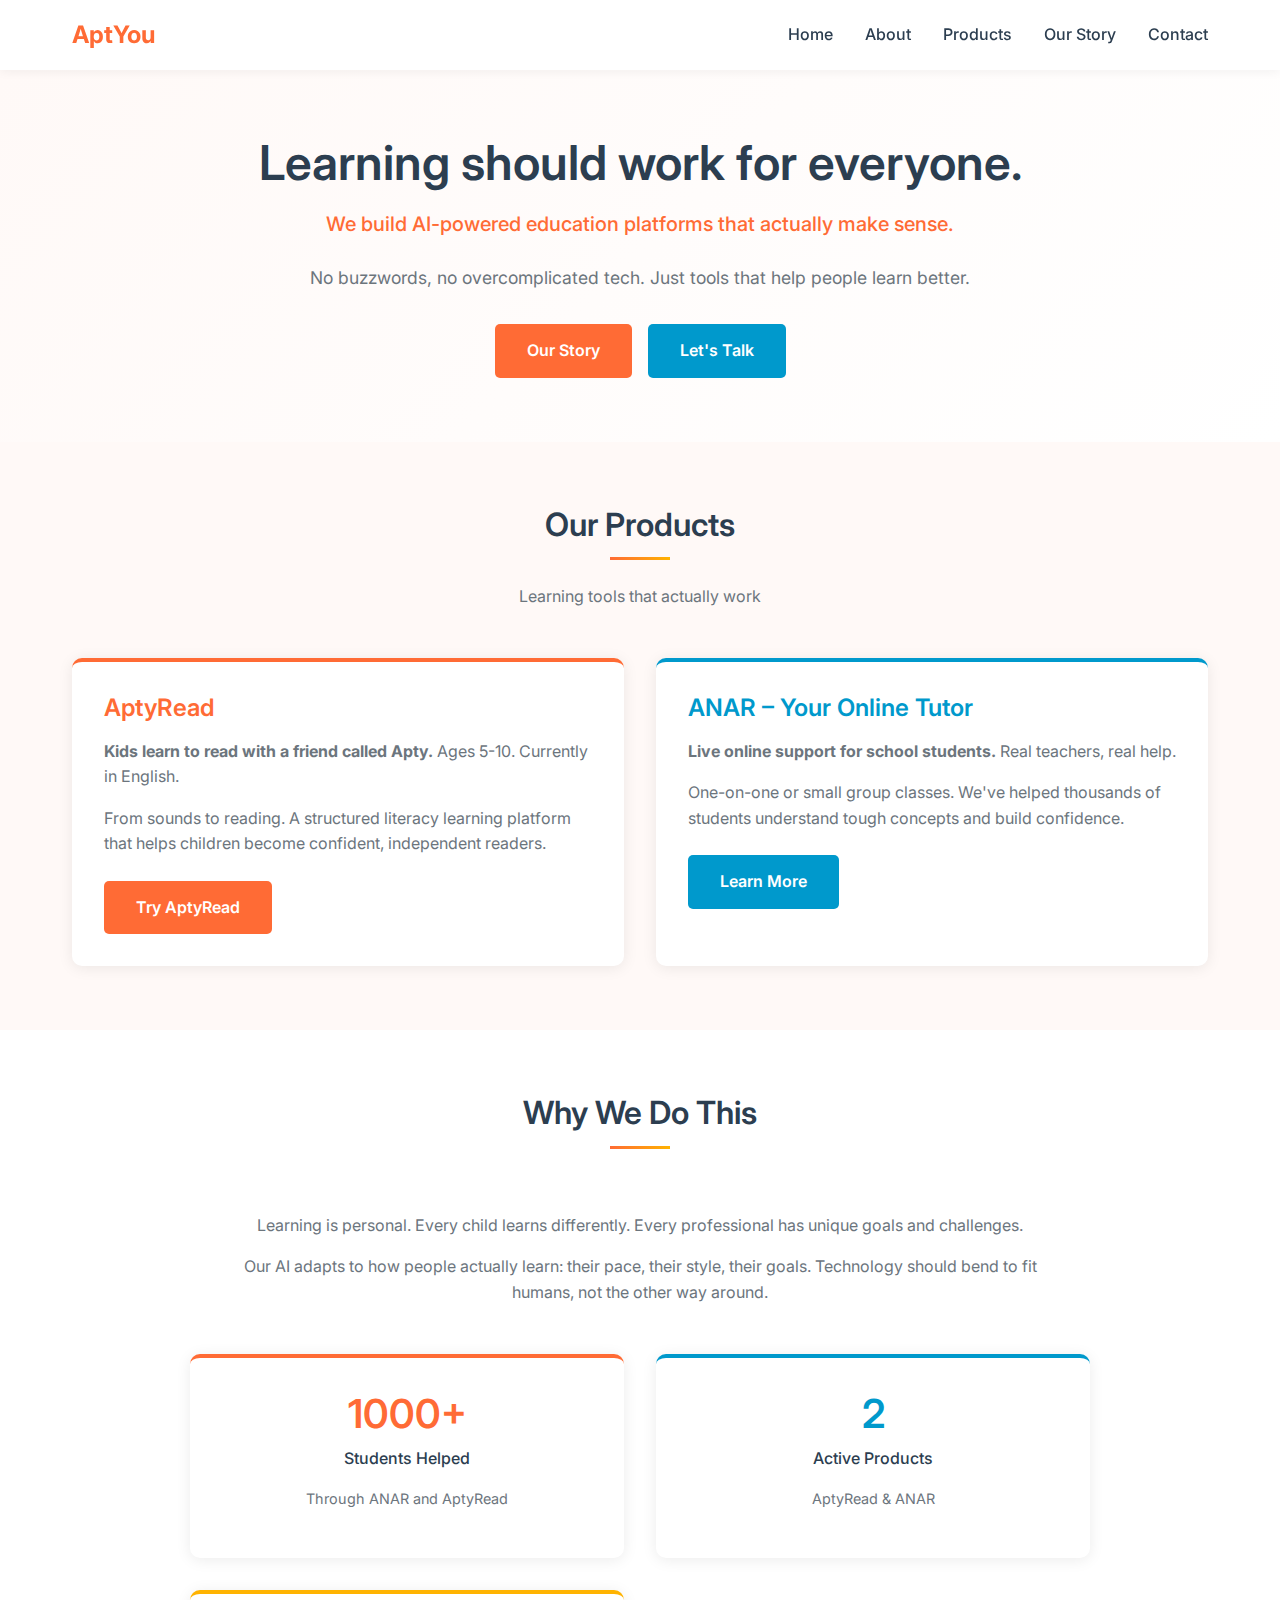
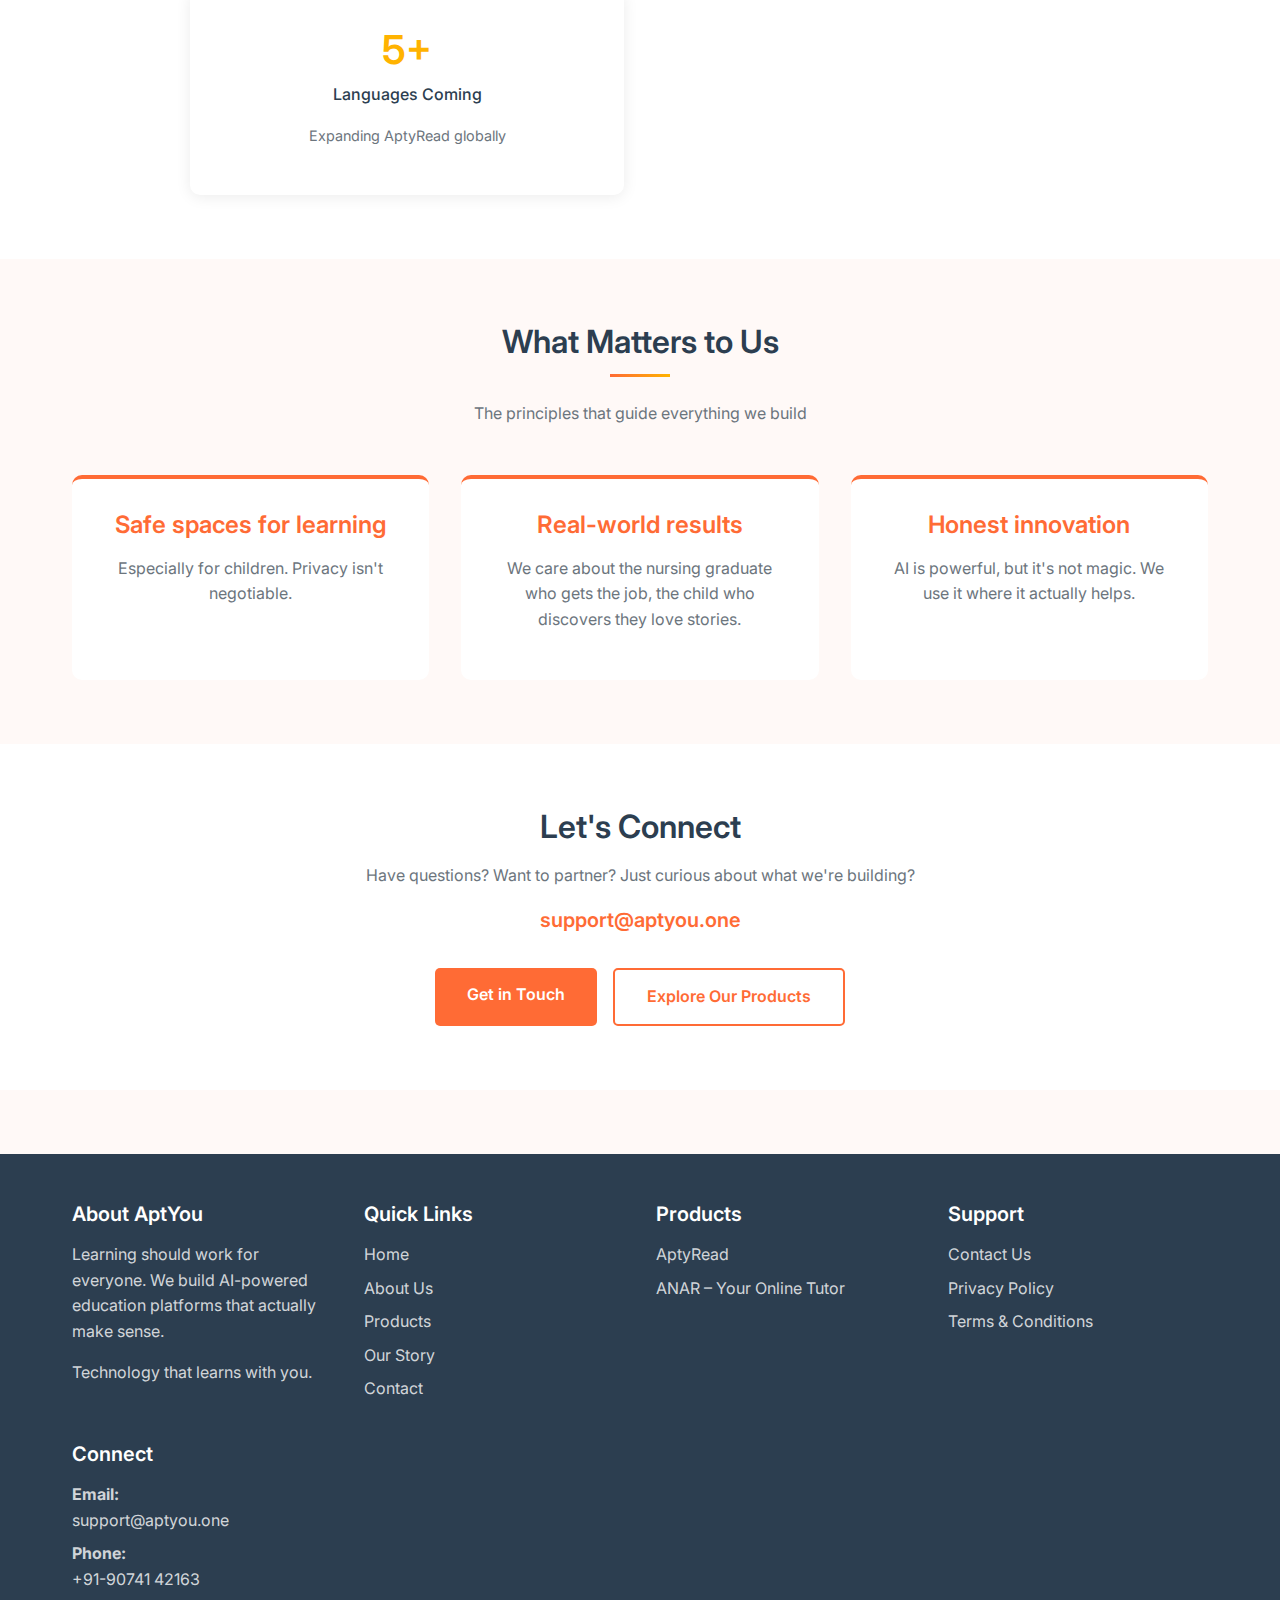
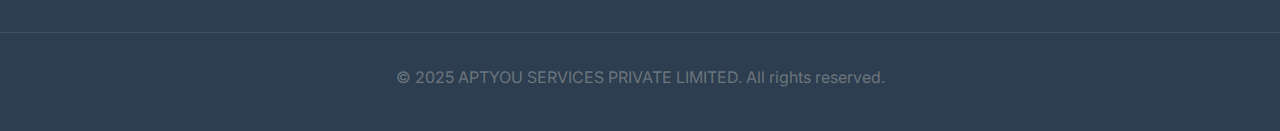
<file: index.html>
<!DOCTYPE html>
<html lang="en">
<head>
    <meta charset="UTF-8">
    <meta name="viewport" content="width=device-width, initial-scale=1.0">
    <meta name="description" content="AptYou - Learning should work for everyone. We build AI-powered education platforms that actually make sense. AptyRead, ANAR, and more.">
    <meta name="keywords" content="AptYou, AptyRead, ANAR, education, learning platforms, AI education, Kerala, India">
    <meta name="author" content="APTYOU SERVICES PRIVATE LIMITED">
    <title>AptYou - Learning Should Work for Everyone</title>
    <link rel="preconnect" href="https://fonts.googleapis.com">
    <link rel="preconnect" href="https://fonts.gstatic.com" crossorigin>
    <link href="https://fonts.googleapis.com/css2?family=Inter:wght@300;400;500;600;700&display=swap" rel="stylesheet">
    <link rel="stylesheet" href="styles.css">
</head>
<body>
    <!-- Header -->
    <header>
        <nav>
            <div class="logo">AptYou</div>
            <ul class="nav-links">
                <li><a href="index.html">Home</a></li>
                <li><a href="about.html">About</a></li>
                <li><a href="products.html">Products</a></li>
                <li><a href="our-story.html">Our Story</a></li>
                <li><a href="contact.html">Contact</a></li>
            </ul>
        </nav>
    </header>

    <!-- Hero Section -->
    <section class="hero">
        <div class="container">
            <h1>Learning should work for everyone.</h1>
            <p class="tagline">We build AI-powered education platforms that actually make sense.</p>
            <p class="subtitle">No buzzwords, no overcomplicated tech. Just tools that help people learn better.</p>
            <div class="cta-buttons">
                <a href="our-story.html" class="btn btn-primary">Our Story</a>
                <a href="contact.html" class="btn btn-secondary">Let's Talk</a>
            </div>
        </div>
    </section>

    <!-- What We're Working On -->
    <section class="section">
        <div class="container">
            <div class="section-title">
                <h2>Our Products</h2>
                <p style="margin-top: 0.5rem; color: var(--text-light);">Learning tools that actually work</p>
            </div>
            <div class="card-grid">
                <div class="card" style="border-top: 4px solid var(--coral);">
                    <h3 style="color: var(--coral);">AptyRead</h3>
                    <p><strong>Kids learn to read with a friend called Apty.</strong> Ages 5-10. Currently in English.</p>
                    <p style="margin-top: 1rem; color: var(--text-light);">From sounds to reading. A structured literacy learning platform that helps children become confident, independent readers.</p>
                    <div style="margin-top: 1.5rem;">
                        <a href="https://www.aptyread.ai/" target="_blank" rel="noopener noreferrer" class="btn btn-primary" style="display: inline-block;">Try AptyRead</a>
                    </div>
                </div>
                <div class="card" style="border-top: 4px solid var(--cyan);">
                    <h3 style="color: var(--cyan);">ANAR – Your Online Tutor</h3>
                    <p><strong>Live online support for school students.</strong> Real teachers, real help.</p>
                    <p style="margin-top: 1rem; color: var(--text-light);">One-on-one or small group classes. We've helped thousands of students understand tough concepts and build confidence.</p>
                    <div style="margin-top: 1.5rem;">
                        <a href="products.html" class="btn btn-secondary" style="display: inline-block;">Learn More</a>
                    </div>
                </div>
            </div>
        </div>
    </section>

    <!-- Why We Do This -->
    <section class="section" style="background-color: var(--white);">
        <div class="container">
            <div class="section-title">
                <h2>Why We Do This</h2>
            </div>
            <div class="about-content">
                <p>Learning is personal. Every child learns differently. Every professional has unique goals and challenges.</p>
                <p>Our AI adapts to how people actually learn: their pace, their style, their goals. Technology should bend to fit humans, not the other way around.</p>
            </div>
            <!-- Impact Stats -->
            <div class="card-grid" style="margin-top: 3rem; max-width: 900px; margin-left: auto; margin-right: auto;">
                <div class="card" style="text-align: center; border-top: 4px solid var(--coral);">
                    <h3 style="font-size: 2.5rem; color: var(--coral); margin-bottom: 0.5rem;">1000+</h3>
                    <p style="color: var(--text-dark); font-weight: 500;">Students Helped</p>
                    <p style="font-size: 0.9rem; margin-top: 0.5rem;">Through ANAR and AptyRead</p>
                </div>
                <div class="card" style="text-align: center; border-top: 4px solid var(--cyan);">
                    <h3 style="font-size: 2.5rem; color: var(--cyan); margin-bottom: 0.5rem;">2</h3>
                    <p style="color: var(--text-dark); font-weight: 500;">Active Products</p>
                    <p style="font-size: 0.9rem; margin-top: 0.5rem;">AptyRead & ANAR</p>
                </div>
                <div class="card" style="text-align: center; border-top: 4px solid var(--gold);">
                    <h3 style="font-size: 2.5rem; color: var(--gold); margin-bottom: 0.5rem;">5+</h3>
                    <p style="color: var(--text-dark); font-weight: 500;">Languages Coming</p>
                    <p style="font-size: 0.9rem; margin-top: 0.5rem;">Expanding AptyRead globally</p>
                </div>
            </div>
        </div>
    </section>

    <!-- What Matters to Us -->
    <section class="section">
        <div class="container">
            <div class="section-title">
                <h2>What Matters to Us</h2>
                <p style="margin-top: 0.5rem; color: var(--text-light);">The principles that guide everything we build</p>
            </div>
            <div class="values-grid">
                <div class="value-card">
                    <h3>Safe spaces for learning</h3>
                    <p>Especially for children. Privacy isn't negotiable.</p>
                </div>
                <div class="value-card">
                    <h3>Real-world results</h3>
                    <p>We care about the nursing graduate who gets the job, the child who discovers they love stories.</p>
                </div>
                <div class="value-card">
                    <h3>Honest innovation</h3>
                    <p>AI is powerful, but it's not magic. We use it where it actually helps.</p>
                </div>
            </div>
        </div>
    </section>

    <!-- Let's Connect -->
    <section class="section" style="background-color: var(--white);">
        <div class="container">
            <div class="text-center">
                <h2>Let's Connect</h2>
                <p class="subtitle">Have questions? Want to partner? Just curious about what we're building?</p>
                <p style="font-size: 1.25rem; margin-top: 1rem;">
                    <a href="mailto:support@aptyou.one" style="color: var(--coral); font-weight: 600;">support@aptyou.one</a>
                </p>
                <div class="cta-buttons mt-2">
                    <a href="contact.html" class="btn btn-primary">Get in Touch</a>
                    <a href="products.html" class="btn btn-outline">Explore Our Products</a>
                </div>
            </div>
        </div>
    </section>

    <!-- Footer -->
    <footer>
        <div class="footer-content">
            <div class="footer-section">
                <h3>About AptYou</h3>
                <p>Learning should work for everyone. We build AI-powered education platforms that actually make sense.</p>
                <p style="margin-top: 1rem;">Technology that learns with you.</p>
            </div>
            <div class="footer-section">
                <h3>Quick Links</h3>
                <ul class="footer-links">
                    <li><a href="index.html">Home</a></li>
                    <li><a href="about.html">About Us</a></li>
                    <li><a href="products.html">Products</a></li>
                    <li><a href="our-story.html">Our Story</a></li>
                    <li><a href="contact.html">Contact</a></li>
                </ul>
            </div>
            <div class="footer-section">
                <h3>Products</h3>
                <ul class="footer-links">
                    <li><a href="https://www.aptyread.ai/" target="_blank" rel="noopener noreferrer">AptyRead</a></li>
                    <li><a href="products.html#anar">ANAR – Your Online Tutor</a></li>
                </ul>
            </div>
            <div class="footer-section">
                <h3>Support</h3>
                <ul class="footer-links">
                    <li><a href="contact.html">Contact Us</a></li>
                    <li><a href="privacy.html">Privacy Policy</a></li>
                    <li><a href="terms.html">Terms & Conditions</a></li>
                </ul>
            </div>
            <div class="footer-section">
                <h3>Connect</h3>
                <p><strong>Email:</strong> <a href="mailto:support@aptyou.one">support@aptyou.one</a></p>
                <p><strong>Phone:</strong> <a href="tel:+919074142163">+91-90741 42163</a></p>
            </div>
        </div>
        <div class="footer-bottom">
            <p>&copy; 2025 APTYOU SERVICES PRIVATE LIMITED. All rights reserved.</p>
        </div>
    </footer>
</body>
</html>
</file>
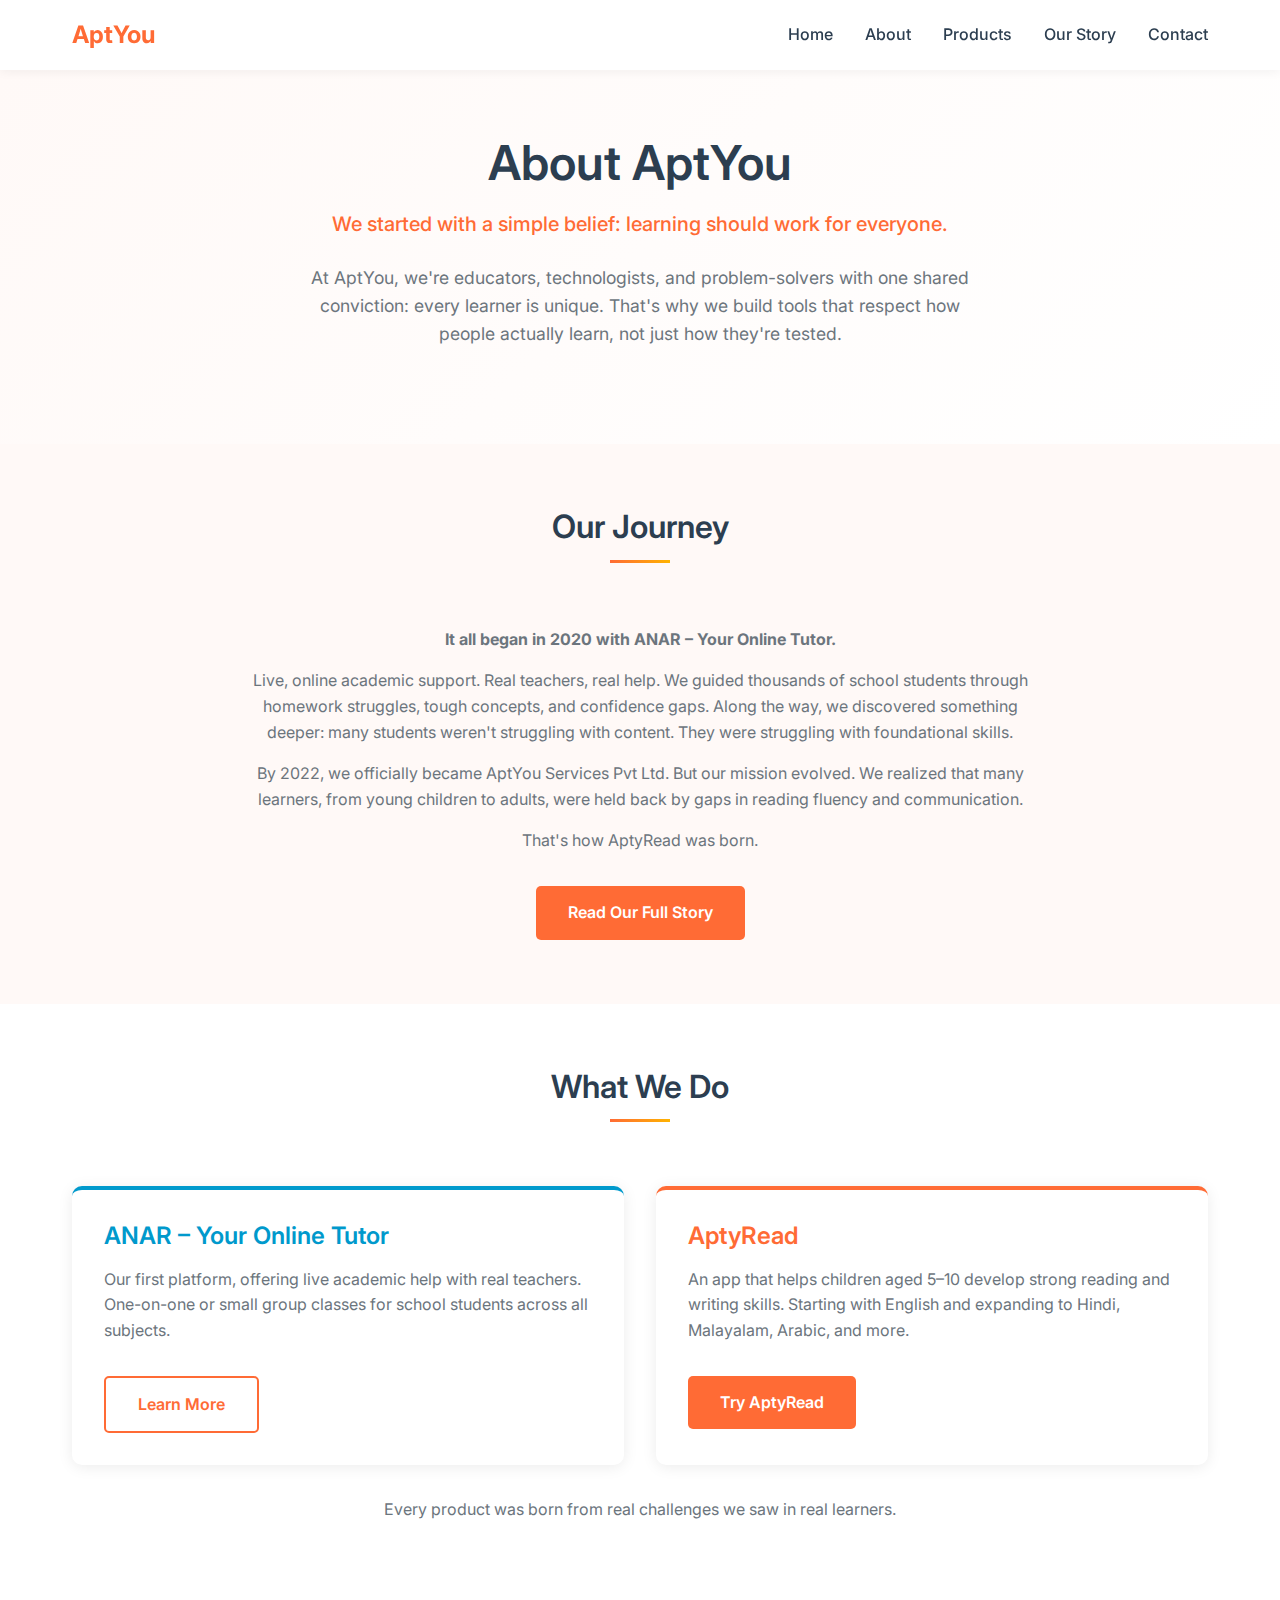
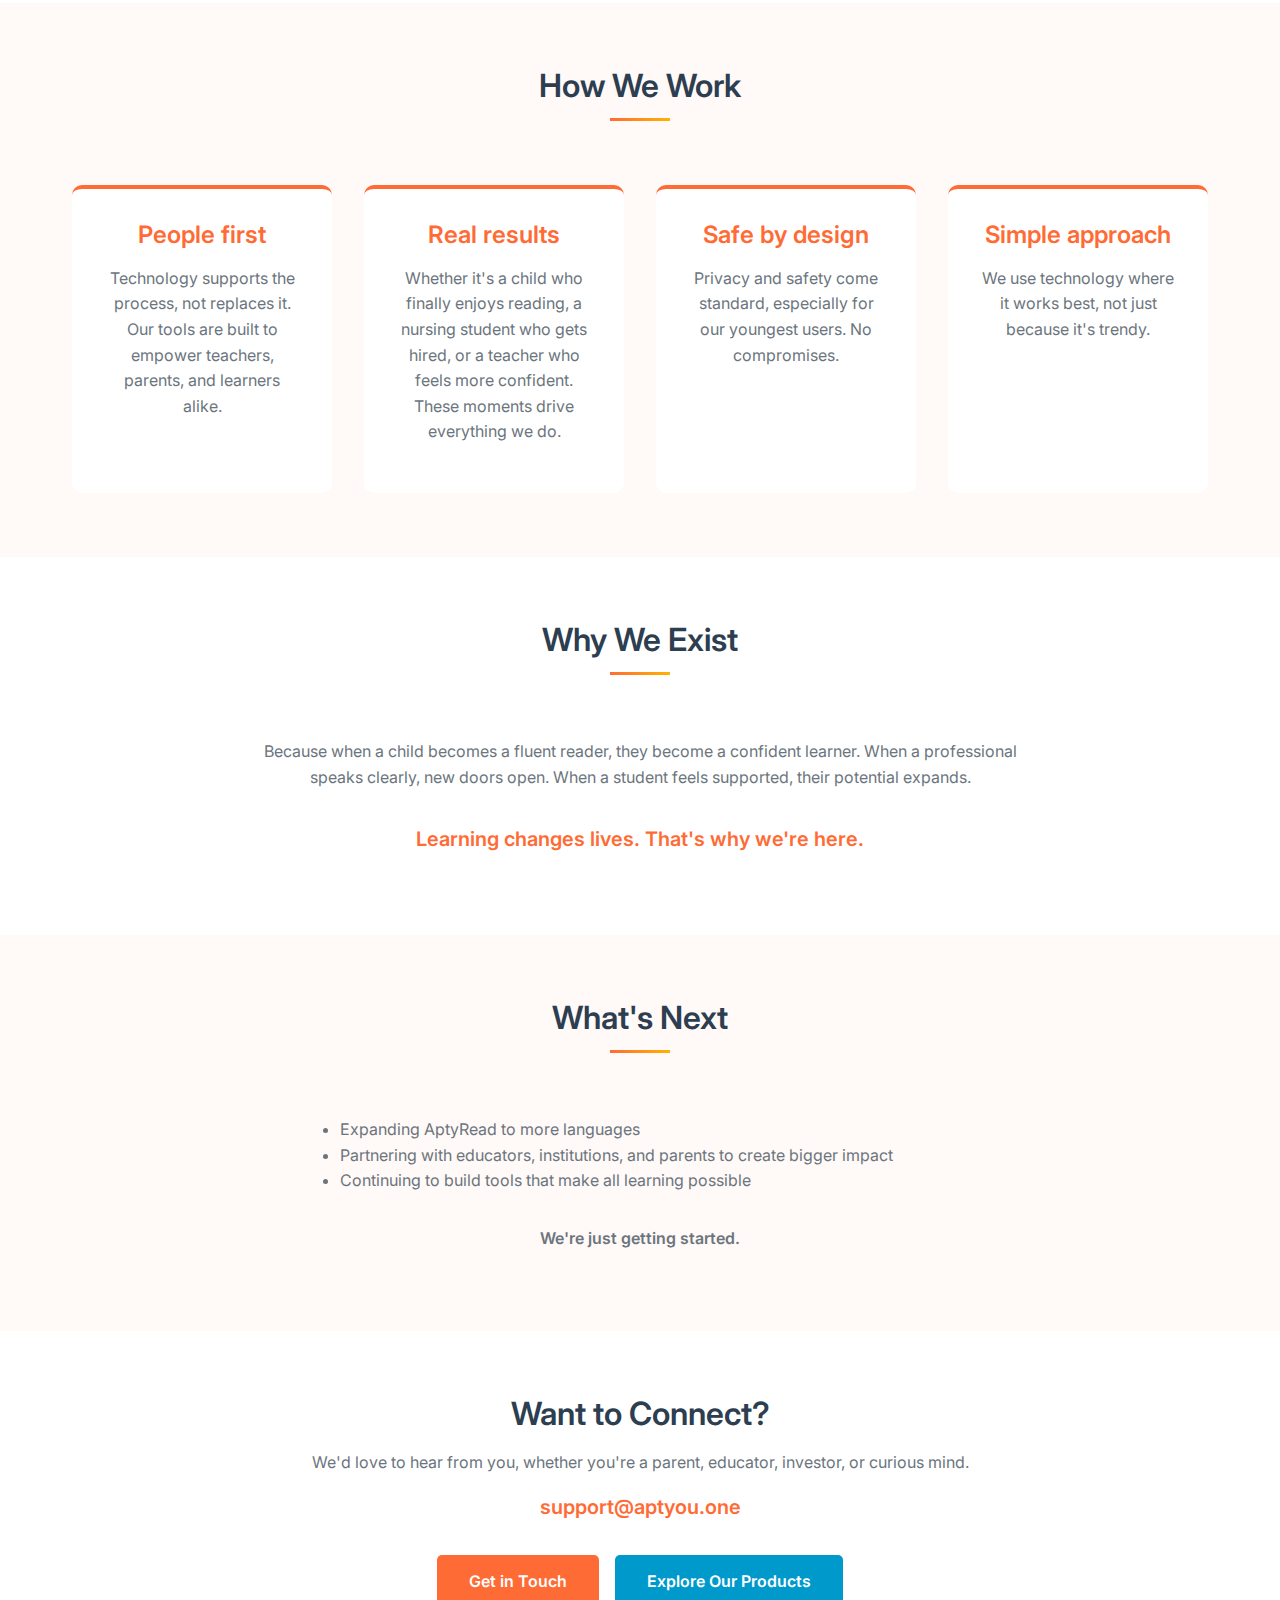
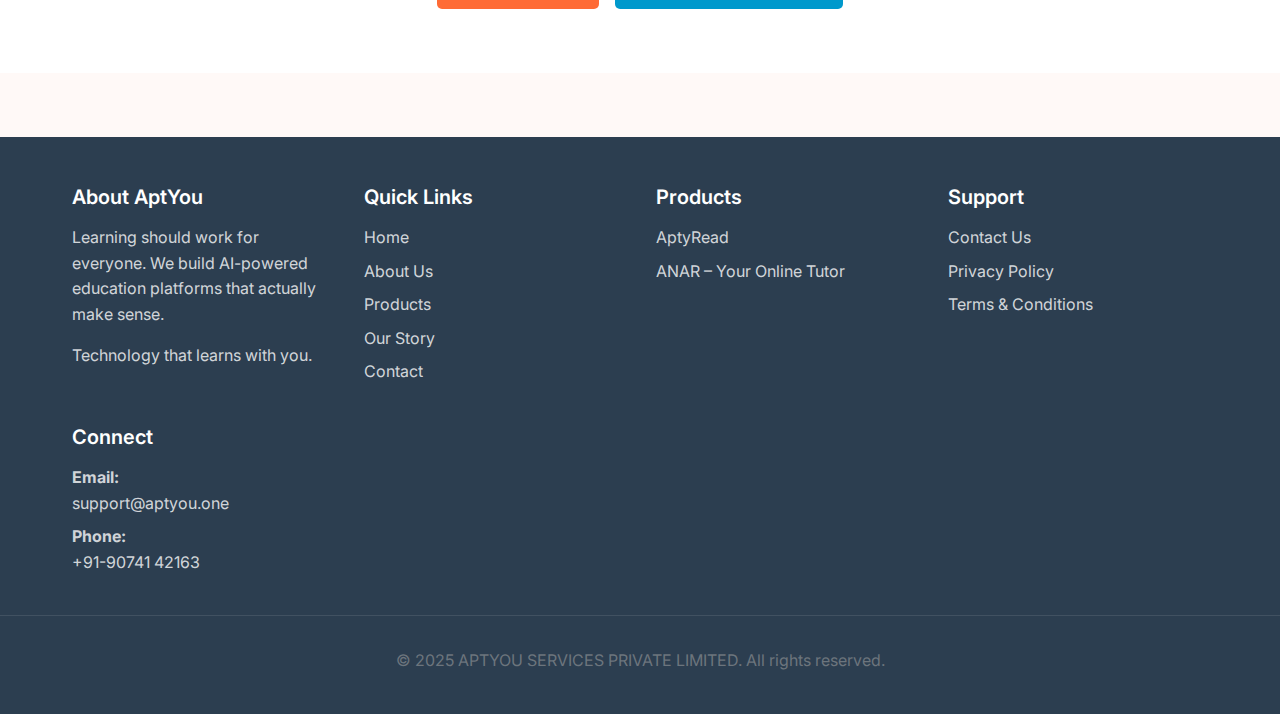
<file: about.html>
<!DOCTYPE html>
<html lang="en">
<head>
    <meta charset="UTF-8">
    <meta name="viewport" content="width=device-width, initial-scale=1.0">
    <meta name="description" content="About AptYou - We started with a simple belief: learning should work for everyone. Educators, technologists, and problem-solvers building tools that respect how people actually learn.">
    <meta name="keywords" content="AptYou, about us, education, learning platforms, AptyRead, ANAR, Kerala, India">
    <meta name="author" content="APTYOU SERVICES PRIVATE LIMITED">
    <title>About AptYou - APTYOU SERVICES PRIVATE LIMITED</title>
    <link rel="preconnect" href="https://fonts.googleapis.com">
    <link rel="preconnect" href="https://fonts.gstatic.com" crossorigin>
    <link href="https://fonts.googleapis.com/css2?family=Inter:wght@300;400;500;600;700&display=swap" rel="stylesheet">
    <link rel="stylesheet" href="styles.css">
</head>
<body>
    <!-- Header -->
    <header>
        <nav>
            <div class="logo">AptYou</div>
            <ul class="nav-links">
                <li><a href="index.html">Home</a></li>
                <li><a href="about.html">About</a></li>
                <li><a href="products.html">Products</a></li>
                <li><a href="our-story.html">Our Story</a></li>
                <li><a href="contact.html">Contact</a></li>
            </ul>
        </nav>
    </header>

    <!-- Page Hero -->
    <section class="hero">
        <div class="container">
            <h1>About AptYou</h1>
            <p class="tagline">We started with a simple belief: learning should work for everyone.</p>
            <p class="subtitle">At AptYou, we're educators, technologists, and problem-solvers with one shared conviction: every learner is unique. That's why we build tools that respect how people actually learn, not just how they're tested.</p>
        </div>
    </section>

    <!-- Our Journey -->
    <section class="section">
        <div class="container">
            <div class="section-title">
                <h2>Our Journey</h2>
            </div>
            <div class="about-content">
                <p><strong>It all began in 2020 with ANAR – Your Online Tutor.</strong></p>
                <p>Live, online academic support. Real teachers, real help. We guided thousands of school students through homework struggles, tough concepts, and confidence gaps. Along the way, we discovered something deeper: many students weren't struggling with content. They were struggling with foundational skills.</p>
                <p>By 2022, we officially became AptYou Services Pvt Ltd. But our mission evolved. We realized that many learners, from young children to adults, were held back by gaps in reading fluency and communication.</p>
                <p>That's how AptyRead was born.</p>
                <div style="margin-top: 2rem;">
                    <a href="our-story.html" class="btn btn-primary">Read Our Full Story</a>
                </div>
            </div>
        </div>
    </section>

    <!-- What We Do -->
    <section class="section" style="background-color: var(--white);">
        <div class="container">
            <div class="section-title">
                <h2>What We Do</h2>
            </div>
            <div class="card-grid">
                <div class="card" style="border-top: 4px solid var(--cyan);">
                    <h3 style="color: var(--cyan);">ANAR – Your Online Tutor</h3>
                    <p>Our first platform, offering live academic help with real teachers. One-on-one or small group classes for school students across all subjects.</p>
                    <a href="products.html#anar" class="btn btn-outline" style="margin-top: 1rem; display: inline-block;">Learn More</a>
                </div>
                <div class="card" style="border-top: 4px solid var(--coral);">
                    <h3 style="color: var(--coral);">AptyRead</h3>
                    <p>An app that helps children aged 5–10 develop strong reading and writing skills. Starting with English and expanding to Hindi, Malayalam, Arabic, and more.</p>
                    <a href="https://www.aptyread.ai/" target="_blank" rel="noopener noreferrer" class="btn btn-primary" style="margin-top: 1rem; display: inline-block;">Try AptyRead</a>
                </div>
            </div>
            <div class="about-content" style="margin-top: 2rem;">
                <p>Every product was born from real challenges we saw in real learners.</p>
            </div>
        </div>
    </section>

    <!-- How We Work -->
    <section class="section">
        <div class="container">
            <div class="section-title">
                <h2>How We Work</h2>
            </div>
            <div class="values-grid">
                <div class="value-card">
                    <h3>People first</h3>
                    <p>Technology supports the process, not replaces it. Our tools are built to empower teachers, parents, and learners alike.</p>
                </div>
                <div class="value-card">
                    <h3>Real results</h3>
                    <p>Whether it's a child who finally enjoys reading, a nursing student who gets hired, or a teacher who feels more confident. These moments drive everything we do.</p>
                </div>
                <div class="value-card">
                    <h3>Safe by design</h3>
                    <p>Privacy and safety come standard, especially for our youngest users. No compromises.</p>
                </div>
                <div class="value-card">
                    <h3>Simple approach</h3>
                    <p>We use technology where it works best, not just because it's trendy.</p>
                </div>
            </div>
        </div>
    </section>

    <!-- Why We Exist -->
    <section class="section" style="background-color: var(--white);">
        <div class="container">
            <div class="section-title">
                <h2>Why We Exist</h2>
            </div>
            <div class="about-content">
                <p>Because when a child becomes a fluent reader, they become a confident learner. When a professional speaks clearly, new doors open. When a student feels supported, their potential expands.</p>
                <p style="font-size: 1.25rem; font-weight: 600; color: var(--coral); margin-top: 2rem;">Learning changes lives. That's why we're here.</p>
            </div>
        </div>
    </section>

    <!-- What's Next -->
    <section class="section">
        <div class="container">
            <div class="section-title">
                <h2>What's Next</h2>
            </div>
            <div class="about-content">
                <ul style="text-align: left; max-width: 600px; margin: 0 auto; color: var(--text-light);">
                    <li>Expanding AptyRead to more languages</li>
                    <li>Partnering with educators, institutions, and parents to create bigger impact</li>
                    <li>Continuing to build tools that make all learning possible</li>
                </ul>
                <p style="margin-top: 2rem; font-weight: 600;">We're just getting started.</p>
            </div>
        </div>
    </section>

    <!-- CTA Section -->
    <section class="section" style="background-color: var(--white);">
        <div class="container">
            <div class="text-center">
                <h2>Want to Connect?</h2>
                <p class="subtitle">We'd love to hear from you, whether you're a parent, educator, investor, or curious mind.</p>
                <p style="font-size: 1.25rem; margin-top: 1rem;">
                    <a href="mailto:support@aptyou.one" style="color: var(--coral); font-weight: 600;">support@aptyou.one</a>
                </p>
                <div class="cta-buttons mt-2">
                    <a href="contact.html" class="btn btn-primary">Get in Touch</a>
                    <a href="products.html" class="btn btn-secondary">Explore Our Products</a>
                </div>
            </div>
        </div>
    </section>

    <!-- Footer -->
    <footer>
        <div class="footer-content">
            <div class="footer-section">
                <h3>About AptYou</h3>
                <p>Learning should work for everyone. We build AI-powered education platforms that actually make sense.</p>
                <p style="margin-top: 1rem;">Technology that learns with you.</p>
            </div>
            <div class="footer-section">
                <h3>Quick Links</h3>
                <ul class="footer-links">
                    <li><a href="index.html">Home</a></li>
                    <li><a href="about.html">About Us</a></li>
                    <li><a href="products.html">Products</a></li>
                    <li><a href="our-story.html">Our Story</a></li>
                    <li><a href="contact.html">Contact</a></li>
                </ul>
            </div>
            <div class="footer-section">
                <h3>Products</h3>
                <ul class="footer-links">
                    <li><a href="https://www.aptyread.ai/" target="_blank" rel="noopener noreferrer">AptyRead</a></li>
                    <li><a href="products.html#anar">ANAR – Your Online Tutor</a></li>
                </ul>
            </div>
            <div class="footer-section">
                <h3>Support</h3>
                <ul class="footer-links">
                    <li><a href="contact.html">Contact Us</a></li>
                    <li><a href="privacy.html">Privacy Policy</a></li>
                    <li><a href="terms.html">Terms & Conditions</a></li>
                </ul>
            </div>
            <div class="footer-section">
                <h3>Connect</h3>
                <p><strong>Email:</strong> <a href="mailto:support@aptyou.one">support@aptyou.one</a></p>
                <p><strong>Phone:</strong> <a href="tel:+919074142163">+91-90741 42163</a></p>
            </div>
        </div>
        <div class="footer-bottom">
            <p>&copy; 2025 APTYOU SERVICES PRIVATE LIMITED. All rights reserved.</p>
        </div>
    </footer>
</body>
</html>
</file>
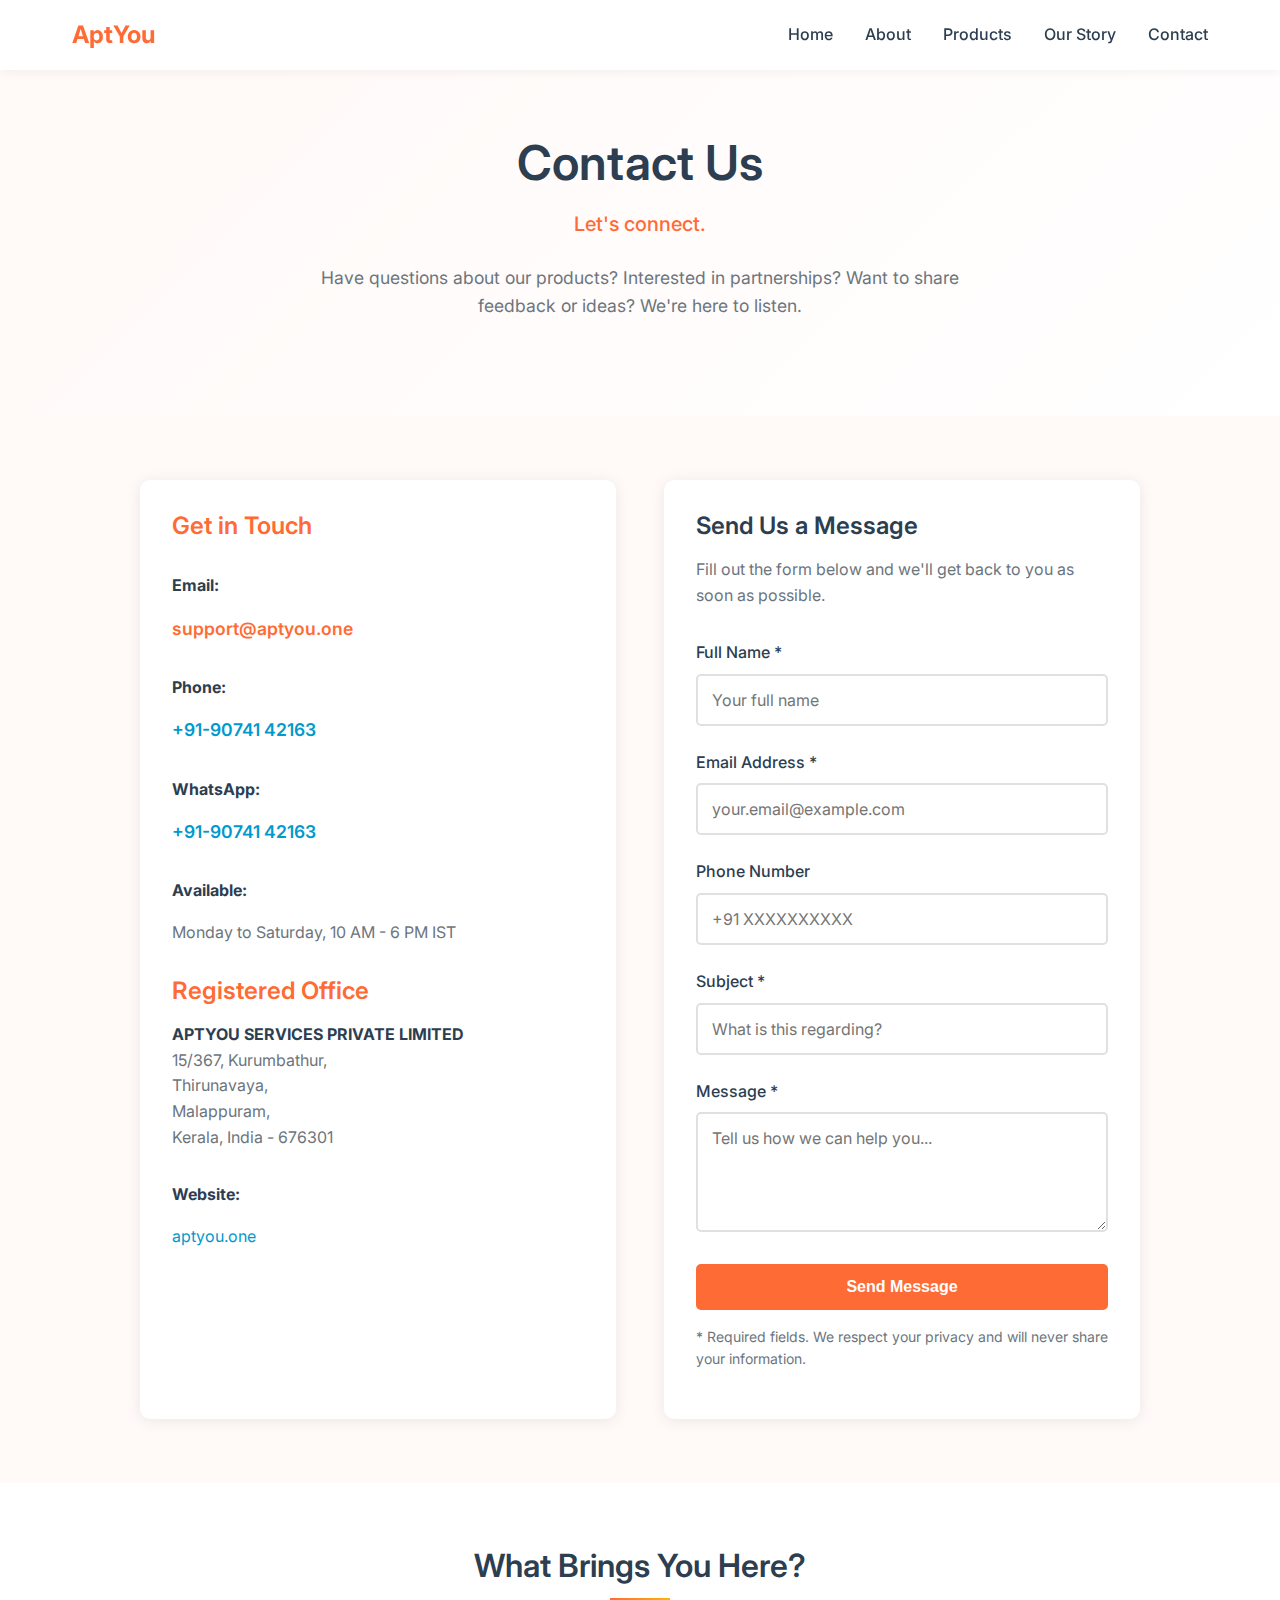
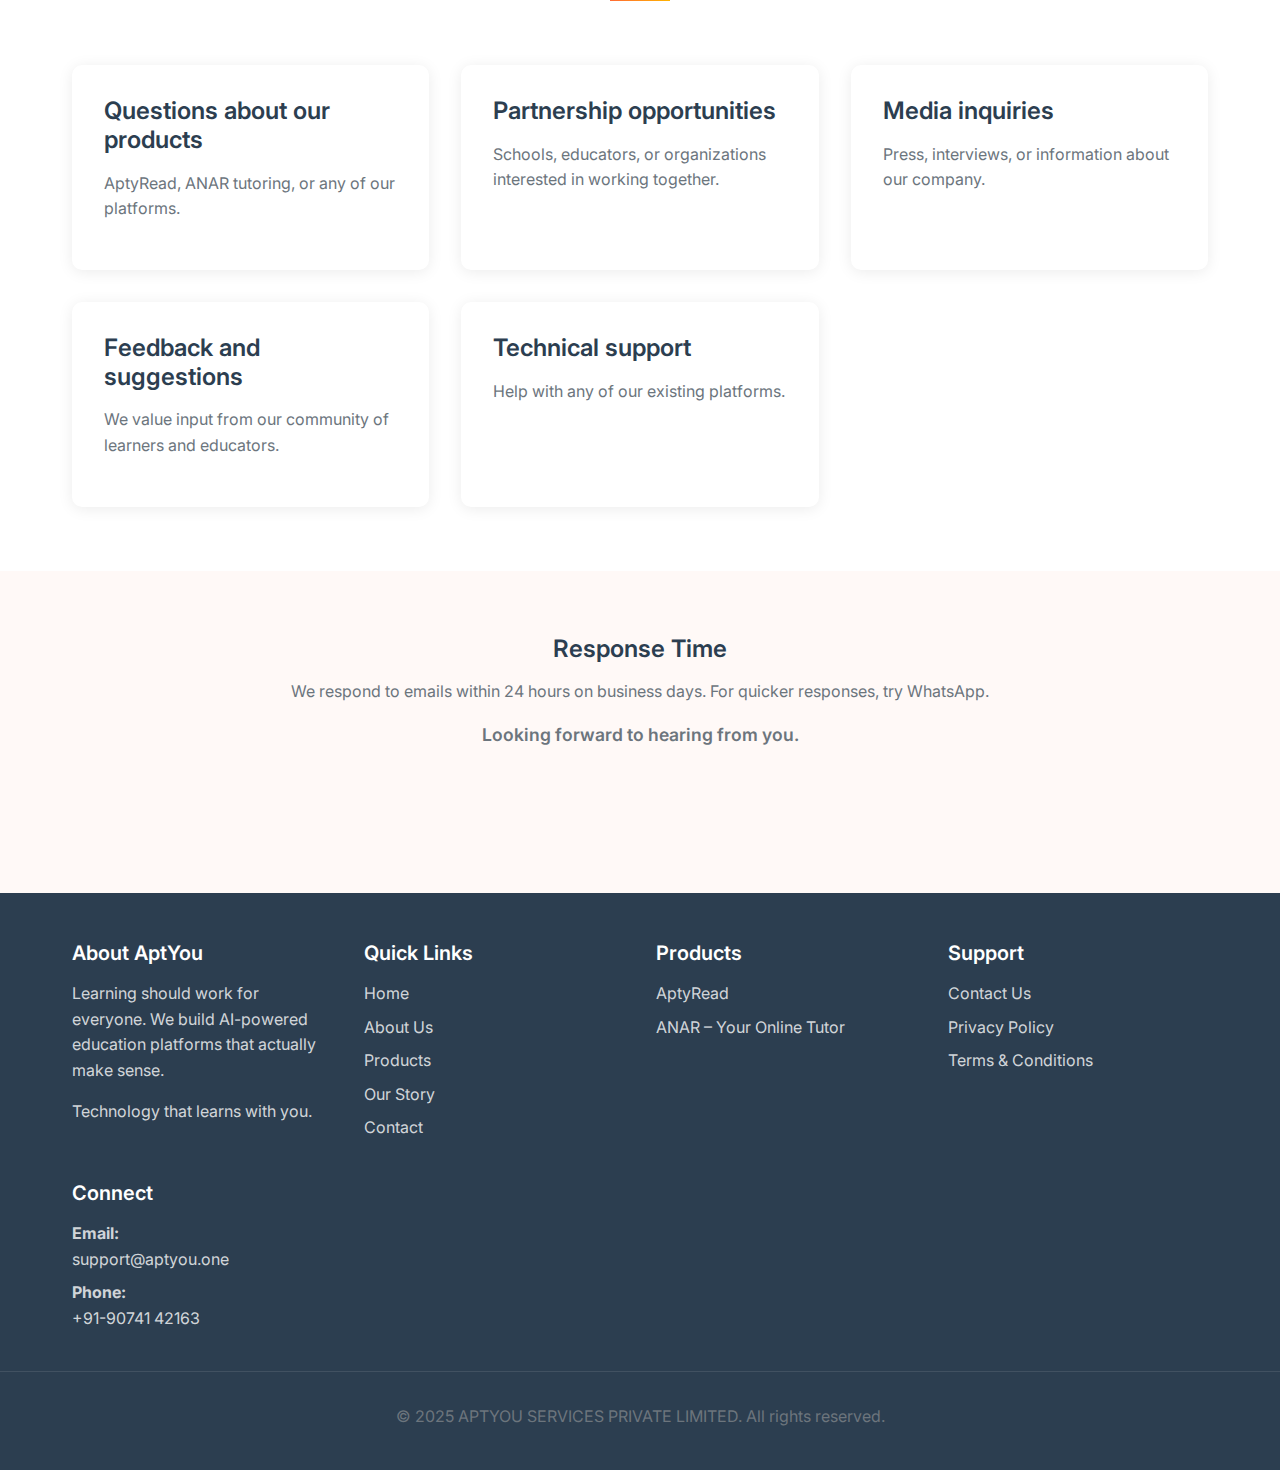
<file: contact.html>
<!DOCTYPE html>
<html lang="en">
<head>
    <meta charset="UTF-8">
    <meta name="viewport" content="width=device-width, initial-scale=1.0">
    <meta name="description" content="Contact AptYou - Have questions about our products? Interested in partnerships? Want to share feedback? We're here to listen.">
    <meta name="keywords" content="AptYou, contact, email, phone, support, AptyRead, ANAR, Kerala, India">
    <meta name="author" content="APTYOU SERVICES PRIVATE LIMITED">
    <title>Contact Us - APTYOU SERVICES PRIVATE LIMITED</title>
    <link rel="preconnect" href="https://fonts.googleapis.com">
    <link rel="preconnect" href="https://fonts.gstatic.com" crossorigin>
    <link href="https://fonts.googleapis.com/css2?family=Inter:wght@300;400;500;600;700&display=swap" rel="stylesheet">
    <link rel="stylesheet" href="styles.css">
</head>
<body>
    <!-- Header -->
    <header>
        <nav>
            <div class="logo">AptYou</div>
            <ul class="nav-links">
                <li><a href="index.html">Home</a></li>
                <li><a href="about.html">About</a></li>
                <li><a href="products.html">Products</a></li>
                <li><a href="our-story.html">Our Story</a></li>
                <li><a href="contact.html">Contact</a></li>
            </ul>
        </nav>
    </header>

    <!-- Page Hero -->
    <section class="hero">
        <div class="container">
            <h1>Contact Us</h1>
            <p class="tagline">Let's connect.</p>
            <p class="subtitle">Have questions about our products? Interested in partnerships? Want to share feedback or ideas? We're here to listen.</p>
        </div>
    </section>

    <!-- Contact Section -->
    <section class="section">
        <div class="container">
            <div class="contact-container">
                <!-- Contact Information -->
                <div class="contact-info">
                    <h3>Get in Touch</h3>
                    <div style="margin-top: 2rem;">
                        <p><strong>Email:</strong></p>
                        <p style="font-size: 1.1rem; margin-bottom: 1.5rem;">
                            <a href="mailto:support@aptyou.one" style="color: var(--coral); font-weight: 600;">support@aptyou.one</a>
                        </p>
                    </div>

                    <div style="margin-top: 2rem;">
                        <p><strong>Phone:</strong></p>
                        <p style="font-size: 1.1rem; margin-bottom: 1.5rem;">
                            <a href="tel:+919074142163" style="color: var(--cyan); font-weight: 600;">+91-90741 42163</a>
                        </p>
                    </div>

                    <div style="margin-top: 2rem;">
                        <p><strong>WhatsApp:</strong></p>
                        <p style="font-size: 1.1rem; margin-bottom: 1.5rem;">
                            <a href="https://wa.me/919074142163" target="_blank" rel="noopener noreferrer" style="color: var(--cyan); font-weight: 600;">+91-90741 42163</a>
                        </p>
                    </div>

                    <div style="margin-top: 2rem;">
                        <p><strong>Available:</strong></p>
                        <p style="color: var(--text-light);">Monday to Saturday, 10 AM - 6 PM IST</p>
                    </div>

                    <div style="margin-top: 2rem;">
                        <h3 style="color: var(--coral); margin-bottom: 1rem;">Registered Office</h3>
                        <p style="color: var(--text-light);">
                            <strong>APTYOU SERVICES PRIVATE LIMITED</strong><br>
                            15/367, Kurumbathur,<br>
                            Thirunavaya,<br>
                            Malappuram,<br>
                            Kerala, India - 676301
                        </p>
                    </div>

                    <div style="margin-top: 2rem;">
                        <p><strong>Website:</strong></p>
                        <p>
                            <a href="https://aptyou.one" target="_blank" rel="noopener noreferrer">aptyou.one</a>
                        </p>
                    </div>
                </div>

                <!-- Contact Form -->
                <div class="contact-form">
                    <h3>Send Us a Message</h3>
                    <p style="margin-bottom: 2rem; color: var(--text-light);">Fill out the form below and we'll get back to you as soon as possible.</p>
                    
                    <form action="#" method="POST" id="contactForm">
                        <div class="form-group">
                            <label for="name">Full Name *</label>
                            <input type="text" id="name" name="name" required placeholder="Your full name">
                        </div>

                        <div class="form-group">
                            <label for="email">Email Address *</label>
                            <input type="email" id="email" name="email" required placeholder="your.email@example.com">
                        </div>

                        <div class="form-group">
                            <label for="phone">Phone Number</label>
                            <input type="tel" id="phone" name="phone" placeholder="+91 XXXXXXXXXX">
                        </div>

                        <div class="form-group">
                            <label for="subject">Subject *</label>
                            <input type="text" id="subject" name="subject" required placeholder="What is this regarding?">
                        </div>

                        <div class="form-group">
                            <label for="message">Message *</label>
                            <textarea id="message" name="message" required placeholder="Tell us how we can help you..."></textarea>
                        </div>

                        <button type="submit" class="btn btn-primary" style="width: 100%;">Send Message</button>
                    </form>

                    <p style="margin-top: 1rem; font-size: 0.875rem; color: var(--text-light);">
                        * Required fields. We respect your privacy and will never share your information.
                    </p>
                </div>
            </div>
        </div>
    </section>

    <!-- What Brings You Here -->
    <section class="section" style="background-color: var(--white);">
        <div class="container">
            <div class="section-title">
                <h2>What Brings You Here?</h2>
            </div>
            <div class="card-grid">
                <div class="card">
                    <h3>Questions about our products</h3>
                    <p>AptyRead, ANAR tutoring, or any of our platforms.</p>
                </div>
                <div class="card">
                    <h3>Partnership opportunities</h3>
                    <p>Schools, educators, or organizations interested in working together.</p>
                </div>
                <div class="card">
                    <h3>Media inquiries</h3>
                    <p>Press, interviews, or information about our company.</p>
                </div>
                <div class="card">
                    <h3>Feedback and suggestions</h3>
                    <p>We value input from our community of learners and educators.</p>
                </div>
                <div class="card">
                    <h3>Technical support</h3>
                    <p>Help with any of our existing platforms.</p>
                </div>
            </div>
        </div>
    </section>

    <!-- Response Time -->
    <section class="section">
        <div class="container">
            <div class="text-center">
                <h3>Response Time</h3>
                <p class="subtitle">We respond to emails within 24 hours on business days. For quicker responses, try WhatsApp.</p>
                <p style="font-size: 1.1rem; margin-top: 1rem; font-weight: 600;">Looking forward to hearing from you.</p>
            </div>
        </div>
    </section>

    <!-- Footer -->
    <footer>
        <div class="footer-content">
            <div class="footer-section">
                <h3>About AptYou</h3>
                <p>Learning should work for everyone. We build AI-powered education platforms that actually make sense.</p>
                <p style="margin-top: 1rem;">Technology that learns with you.</p>
            </div>
            <div class="footer-section">
                <h3>Quick Links</h3>
                <ul class="footer-links">
                    <li><a href="index.html">Home</a></li>
                    <li><a href="about.html">About Us</a></li>
                    <li><a href="products.html">Products</a></li>
                    <li><a href="our-story.html">Our Story</a></li>
                    <li><a href="contact.html">Contact</a></li>
                </ul>
            </div>
            <div class="footer-section">
                <h3>Products</h3>
                <ul class="footer-links">
                    <li><a href="https://www.aptyread.ai/" target="_blank" rel="noopener noreferrer">AptyRead</a></li>
                    <li><a href="products.html#anar">ANAR – Your Online Tutor</a></li>
                </ul>
            </div>
            <div class="footer-section">
                <h3>Support</h3>
                <ul class="footer-links">
                    <li><a href="contact.html">Contact Us</a></li>
                    <li><a href="privacy.html">Privacy Policy</a></li>
                    <li><a href="terms.html">Terms & Conditions</a></li>
                </ul>
            </div>
            <div class="footer-section">
                <h3>Connect</h3>
                <p><strong>Email:</strong> <a href="mailto:support@aptyou.one">support@aptyou.one</a></p>
                <p><strong>Phone:</strong> <a href="tel:+919074142163">+91-90741 42163</a></p>
            </div>
        </div>
        <div class="footer-bottom">
            <p>&copy; 2025 APTYOU SERVICES PRIVATE LIMITED. All rights reserved.</p>
        </div>
    </footer>

    <!-- Simple Form Handling (Client-side only - needs backend for actual submission) -->
    <script>
        document.getElementById('contactForm').addEventListener('submit', function(e) {
            e.preventDefault();
            
            // Get form values
            const name = document.getElementById('name').value;
            const email = document.getElementById('email').value;
            const subject = document.getElementById('subject').value;
            
            // Simple validation feedback
            alert('Thank you for your message, ' + name + '! We have received your inquiry regarding "' + subject + '". We will get back to you at ' + email + ' as soon as possible.\n\nNote: This is a demo form. For production, please connect this to a backend service or email service.');
            
            // Reset form
            this.reset();
        });
    </script>
</body>
</html>
</file>
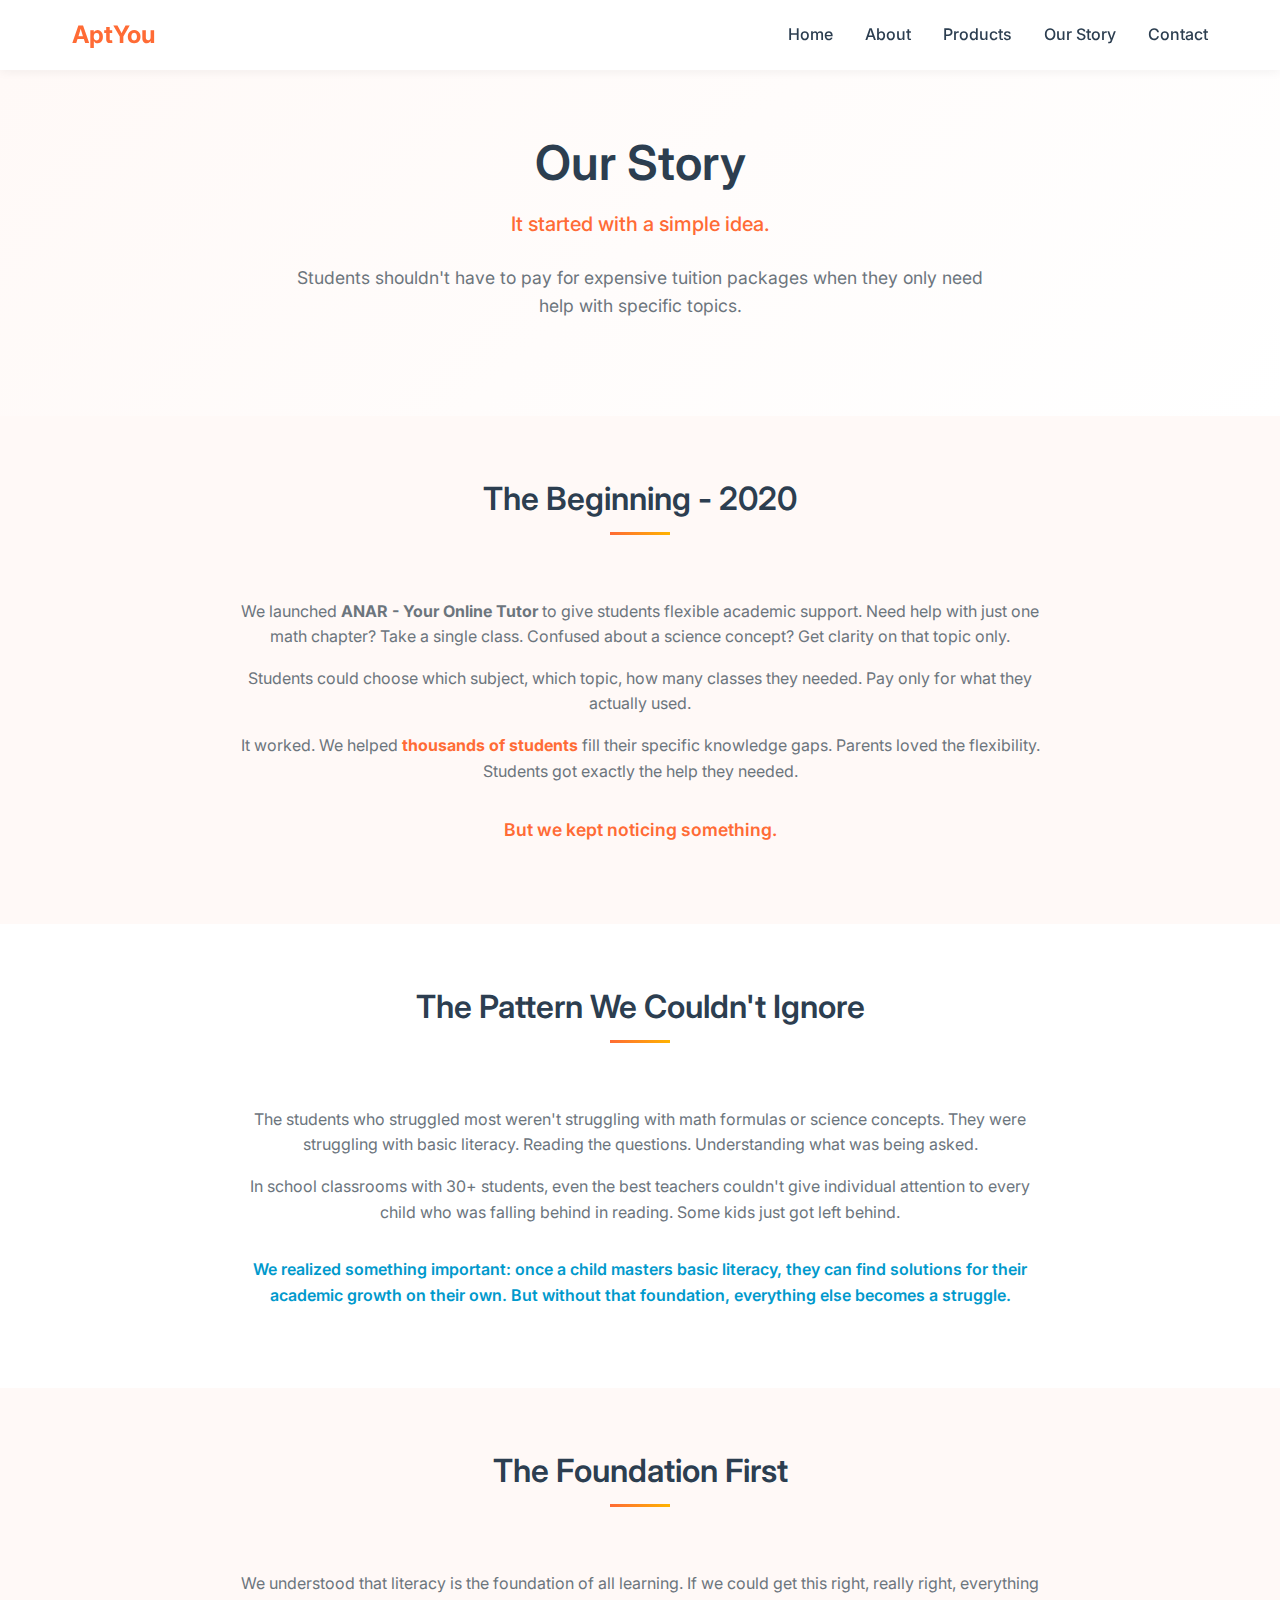
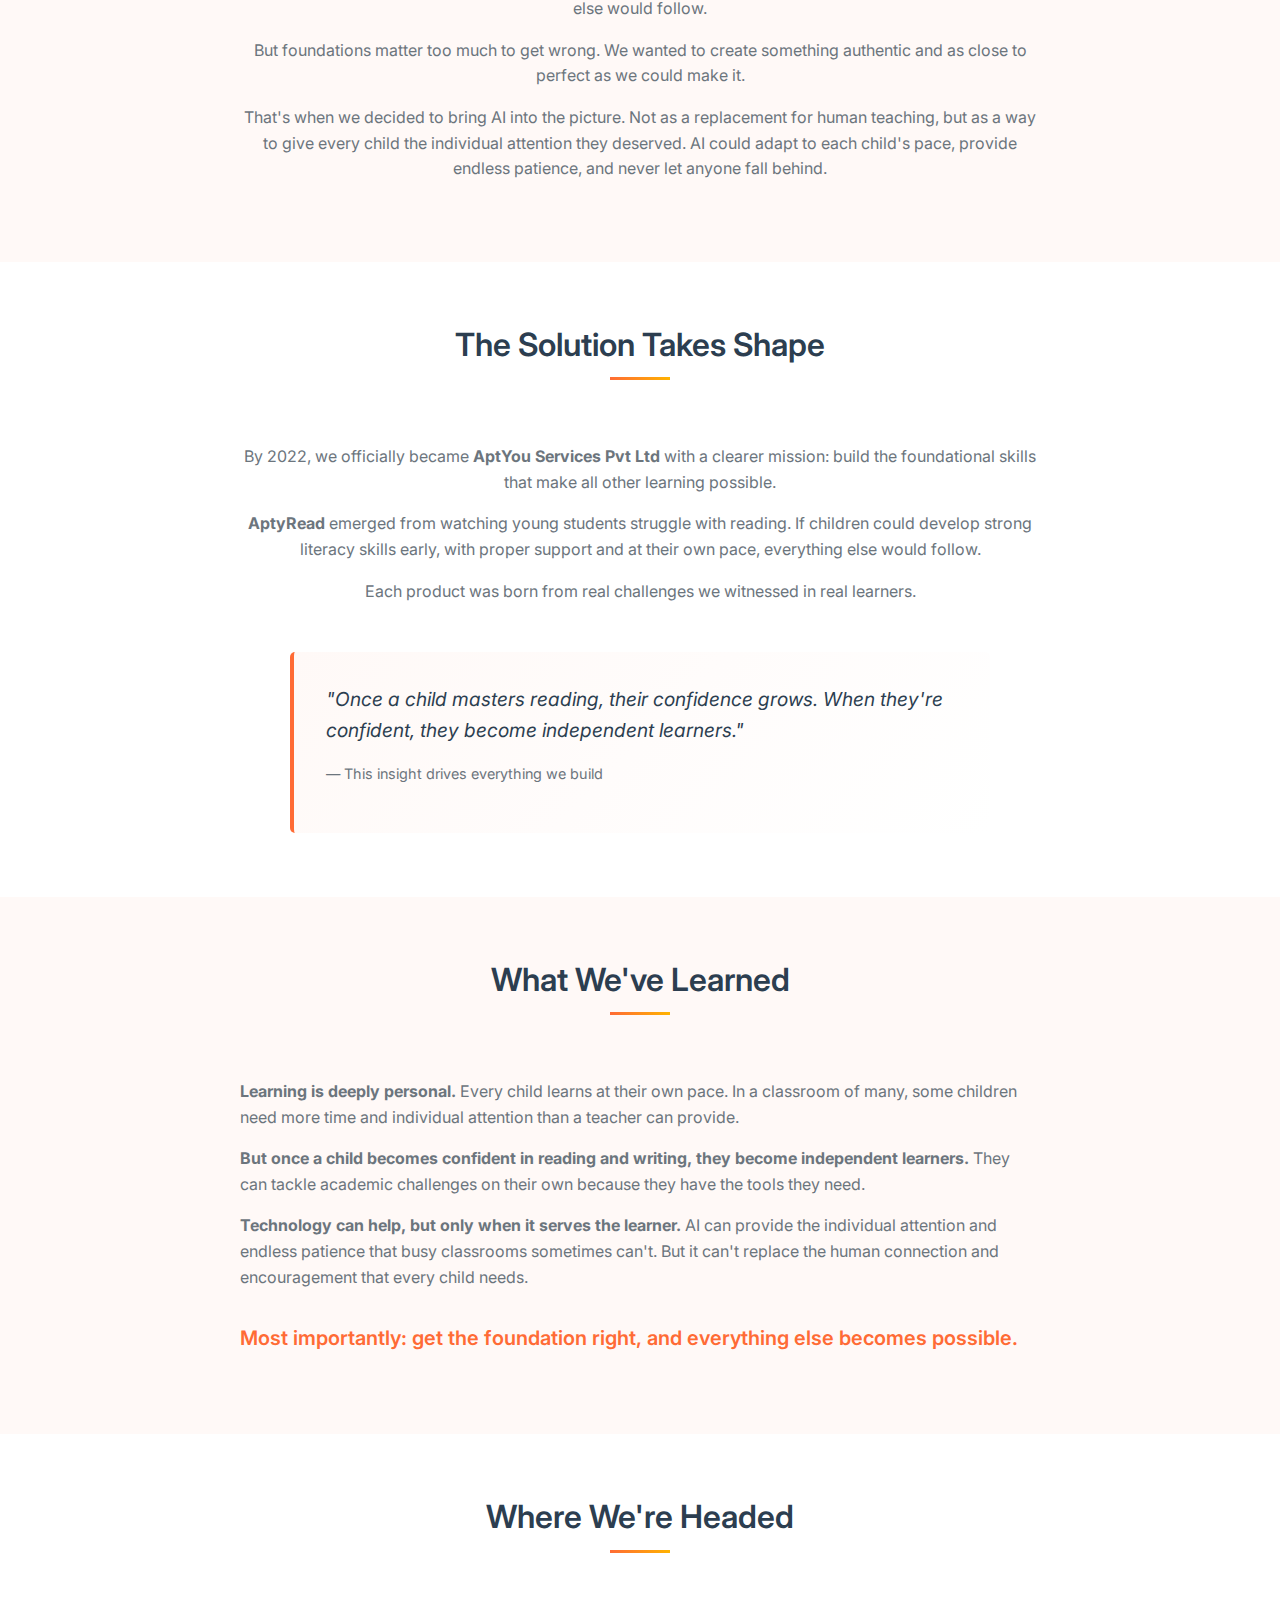
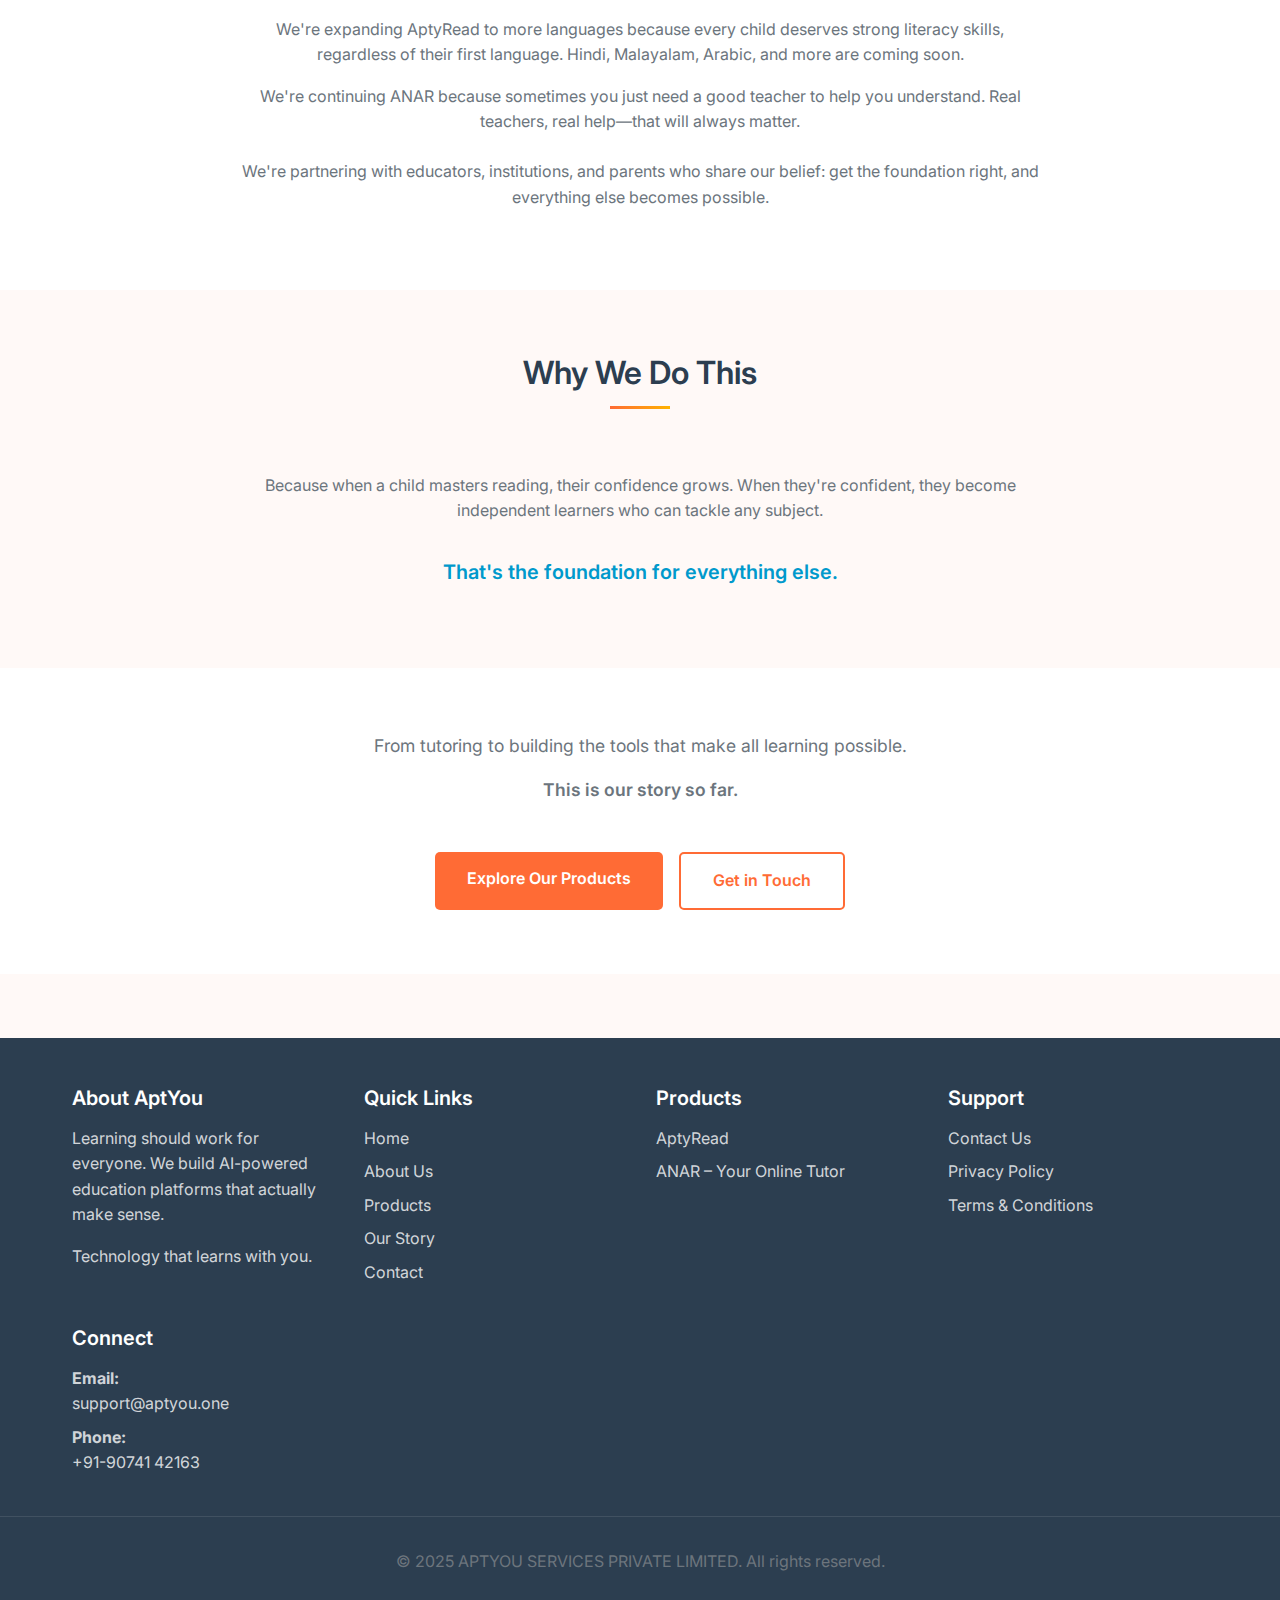
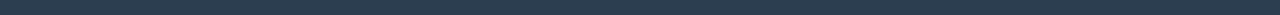
<file: our-story.html>
<!DOCTYPE html>
<html lang="en">
<head>
    <meta charset="UTF-8">
    <meta name="viewport" content="width=device-width, initial-scale=1.0">
    <meta name="description" content="Our Story - It started with a simple idea. From ANAR in 2020 to AptyRead today. How we discovered that foundational skills matter most.">
    <meta name="keywords" content="AptYou, story, history, ANAR, AptyRead, education, learning, Kerala, India">
    <meta name="author" content="APTYOU SERVICES PRIVATE LIMITED">
    <title>Our Story - APTYOU SERVICES PRIVATE LIMITED</title>
    <link rel="preconnect" href="https://fonts.googleapis.com">
    <link rel="preconnect" href="https://fonts.gstatic.com" crossorigin>
    <link href="https://fonts.googleapis.com/css2?family=Inter:wght@300;400;500;600;700&display=swap" rel="stylesheet">
    <link rel="stylesheet" href="styles.css">
</head>
<body>
    <!-- Header -->
    <header>
        <nav>
            <div class="logo">AptYou</div>
            <ul class="nav-links">
                <li><a href="index.html">Home</a></li>
                <li><a href="about.html">About</a></li>
                <li><a href="products.html">Products</a></li>
                <li><a href="our-story.html">Our Story</a></li>
                <li><a href="contact.html">Contact</a></li>
            </ul>
        </nav>
    </header>

    <!-- Page Hero -->
    <section class="hero">
        <div class="container">
            <h1>Our Story</h1>
            <p class="tagline">It started with a simple idea.</p>
            <p class="subtitle">Students shouldn't have to pay for expensive tuition packages when they only need help with specific topics.</p>
        </div>
    </section>

    <!-- The Beginning -->
    <section class="section">
        <div class="container">
            <div class="section-title">
                <h2>The Beginning - 2020</h2>
            </div>
            <div class="about-content">
                <p>We launched <strong>ANAR - Your Online Tutor</strong> to give students flexible academic support. Need help with just one math chapter? Take a single class. Confused about a science concept? Get clarity on that topic only.</p>
                <p>Students could choose which subject, which topic, how many classes they needed. Pay only for what they actually used.</p>
                <p>It worked. We helped <strong style="color: var(--coral);">thousands of students</strong> fill their specific knowledge gaps. Parents loved the flexibility. Students got exactly the help they needed.</p>
                <p style="font-weight: 600; color: var(--coral); margin-top: 2rem; font-size: 1.1rem;">But we kept noticing something.</p>
            </div>
        </div>
    </section>

    <!-- The Pattern -->
    <section class="section" style="background-color: var(--white);">
        <div class="container">
            <div class="section-title">
                <h2>The Pattern We Couldn't Ignore</h2>
            </div>
            <div class="about-content">
                <p>The students who struggled most weren't struggling with math formulas or science concepts. They were struggling with basic literacy. Reading the questions. Understanding what was being asked.</p>
                <p>In school classrooms with 30+ students, even the best teachers couldn't give individual attention to every child who was falling behind in reading. Some kids just got left behind.</p>
                <p style="font-weight: 600; color: var(--cyan); margin-top: 2rem;">We realized something important: once a child masters basic literacy, they can find solutions for their academic growth on their own. But without that foundation, everything else becomes a struggle.</p>
            </div>
        </div>
    </section>

    <!-- The Foundation First -->
    <section class="section">
        <div class="container">
            <div class="section-title">
                <h2>The Foundation First</h2>
            </div>
            <div class="about-content">
                <p>We understood that literacy is the foundation of all learning. If we could get this right, really right, everything else would follow.</p>
                <p>But foundations matter too much to get wrong. We wanted to create something authentic and as close to perfect as we could make it.</p>
                <p>That's when we decided to bring AI into the picture. Not as a replacement for human teaching, but as a way to give every child the individual attention they deserved. AI could adapt to each child's pace, provide endless patience, and never let anyone fall behind.</p>
            </div>
        </div>
    </section>

    <!-- The Solution Takes Shape -->
    <section class="section" style="background-color: var(--white);">
        <div class="container">
            <div class="section-title">
                <h2>The Solution Takes Shape</h2>
            </div>
            <div class="about-content">
                <p>By 2022, we officially became <strong>AptYou Services Pvt Ltd</strong> with a clearer mission: build the foundational skills that make all other learning possible.</p>
                <p><strong>AptyRead</strong> emerged from watching young students struggle with reading. If children could develop strong literacy skills early, with proper support and at their own pace, everything else would follow.</p>
                <p>Each product was born from real challenges we witnessed in real learners.</p>
            </div>
            <!-- Impact Quote -->
            <div style="max-width: 700px; margin: 3rem auto 0; padding: 2rem; background: linear-gradient(135deg, var(--warm-bg) 0%, var(--white) 100%); border-left: 4px solid var(--coral); border-radius: 5px;">
                <p style="font-size: 1.2rem; font-style: italic; color: var(--text-dark); margin-bottom: 1rem;">"Once a child masters reading, their confidence grows. When they're confident, they become independent learners."</p>
                <p style="color: var(--text-light); font-size: 0.9rem;">— This insight drives everything we build</p>
            </div>
        </div>
    </section>

    <!-- What We've Learned -->
    <section class="section">
        <div class="container">
            <div class="section-title">
                <h2>What We've Learned</h2>
            </div>
            <div class="about-content" style="text-align: left; max-width: 800px;">
                <p><strong>Learning is deeply personal.</strong> Every child learns at their own pace. In a classroom of many, some children need more time and individual attention than a teacher can provide.</p>
                <p><strong>But once a child becomes confident in reading and writing, they become independent learners.</strong> They can tackle academic challenges on their own because they have the tools they need.</p>
                <p><strong>Technology can help, but only when it serves the learner.</strong> AI can provide the individual attention and endless patience that busy classrooms sometimes can't. But it can't replace the human connection and encouragement that every child needs.</p>
                <p style="font-size: 1.25rem; font-weight: 600; color: var(--coral); margin-top: 2rem;">Most importantly: get the foundation right, and everything else becomes possible.</p>
            </div>
        </div>
    </section>

    <!-- Where We're Headed -->
    <section class="section" style="background-color: var(--white);">
        <div class="container">
            <div class="section-title">
                <h2>Where We're Headed</h2>
            </div>
            <div class="about-content">
                <p>We're expanding AptyRead to more languages because every child deserves strong literacy skills, regardless of their first language. Hindi, Malayalam, Arabic, and more are coming soon.</p>
                <p>We're continuing ANAR because sometimes you just need a good teacher to help you understand. Real teachers, real help—that will always matter.</p>
                <p style="margin-top: 1.5rem;">We're partnering with educators, institutions, and parents who share our belief: get the foundation right, and everything else becomes possible.</p>
            </div>
        </div>
    </section>

    <!-- Why We Do This -->
    <section class="section">
        <div class="container">
            <div class="section-title">
                <h2>Why We Do This</h2>
            </div>
            <div class="about-content">
                <p>Because when a child masters reading, their confidence grows. When they're confident, they become independent learners who can tackle any subject.</p>
                <p style="font-size: 1.25rem; font-weight: 600; color: var(--cyan); margin-top: 2rem;">That's the foundation for everything else.</p>
            </div>
        </div>
    </section>

    <!-- Closing -->
    <section class="section" style="background-color: var(--white);">
        <div class="container">
            <div class="text-center">
                <p style="font-size: 1.1rem; color: var(--text-light);">From tutoring to building the tools that make all learning possible.</p>
                <p style="font-size: 1.1rem; font-weight: 600; margin-top: 1rem;">This is our story so far.</p>
                <div class="cta-buttons mt-3">
                    <a href="products.html" class="btn btn-primary">Explore Our Products</a>
                    <a href="contact.html" class="btn btn-outline">Get in Touch</a>
                </div>
            </div>
        </div>
    </section>

    <!-- Footer -->
    <footer>
        <div class="footer-content">
            <div class="footer-section">
                <h3>About AptYou</h3>
                <p>Learning should work for everyone. We build AI-powered education platforms that actually make sense.</p>
                <p style="margin-top: 1rem;">Technology that learns with you.</p>
            </div>
            <div class="footer-section">
                <h3>Quick Links</h3>
                <ul class="footer-links">
                    <li><a href="index.html">Home</a></li>
                    <li><a href="about.html">About Us</a></li>
                    <li><a href="products.html">Products</a></li>
                    <li><a href="our-story.html">Our Story</a></li>
                    <li><a href="contact.html">Contact</a></li>
                </ul>
            </div>
            <div class="footer-section">
                <h3>Products</h3>
                <ul class="footer-links">
                    <li><a href="https://www.aptyread.ai/" target="_blank" rel="noopener noreferrer">AptyRead</a></li>
                    <li><a href="products.html#anar">ANAR – Your Online Tutor</a></li>
                </ul>
            </div>
            <div class="footer-section">
                <h3>Support</h3>
                <ul class="footer-links">
                    <li><a href="contact.html">Contact Us</a></li>
                    <li><a href="privacy.html">Privacy Policy</a></li>
                    <li><a href="terms.html">Terms & Conditions</a></li>
                </ul>
            </div>
            <div class="footer-section">
                <h3>Connect</h3>
                <p><strong>Email:</strong> <a href="mailto:support@aptyou.one">support@aptyou.one</a></p>
                <p><strong>Phone:</strong> <a href="tel:+919074142163">+91-90741 42163</a></p>
            </div>
        </div>
        <div class="footer-bottom">
            <p>&copy; 2025 APTYOU SERVICES PRIVATE LIMITED. All rights reserved.</p>
        </div>
    </footer>
</body>
</html>
</file>
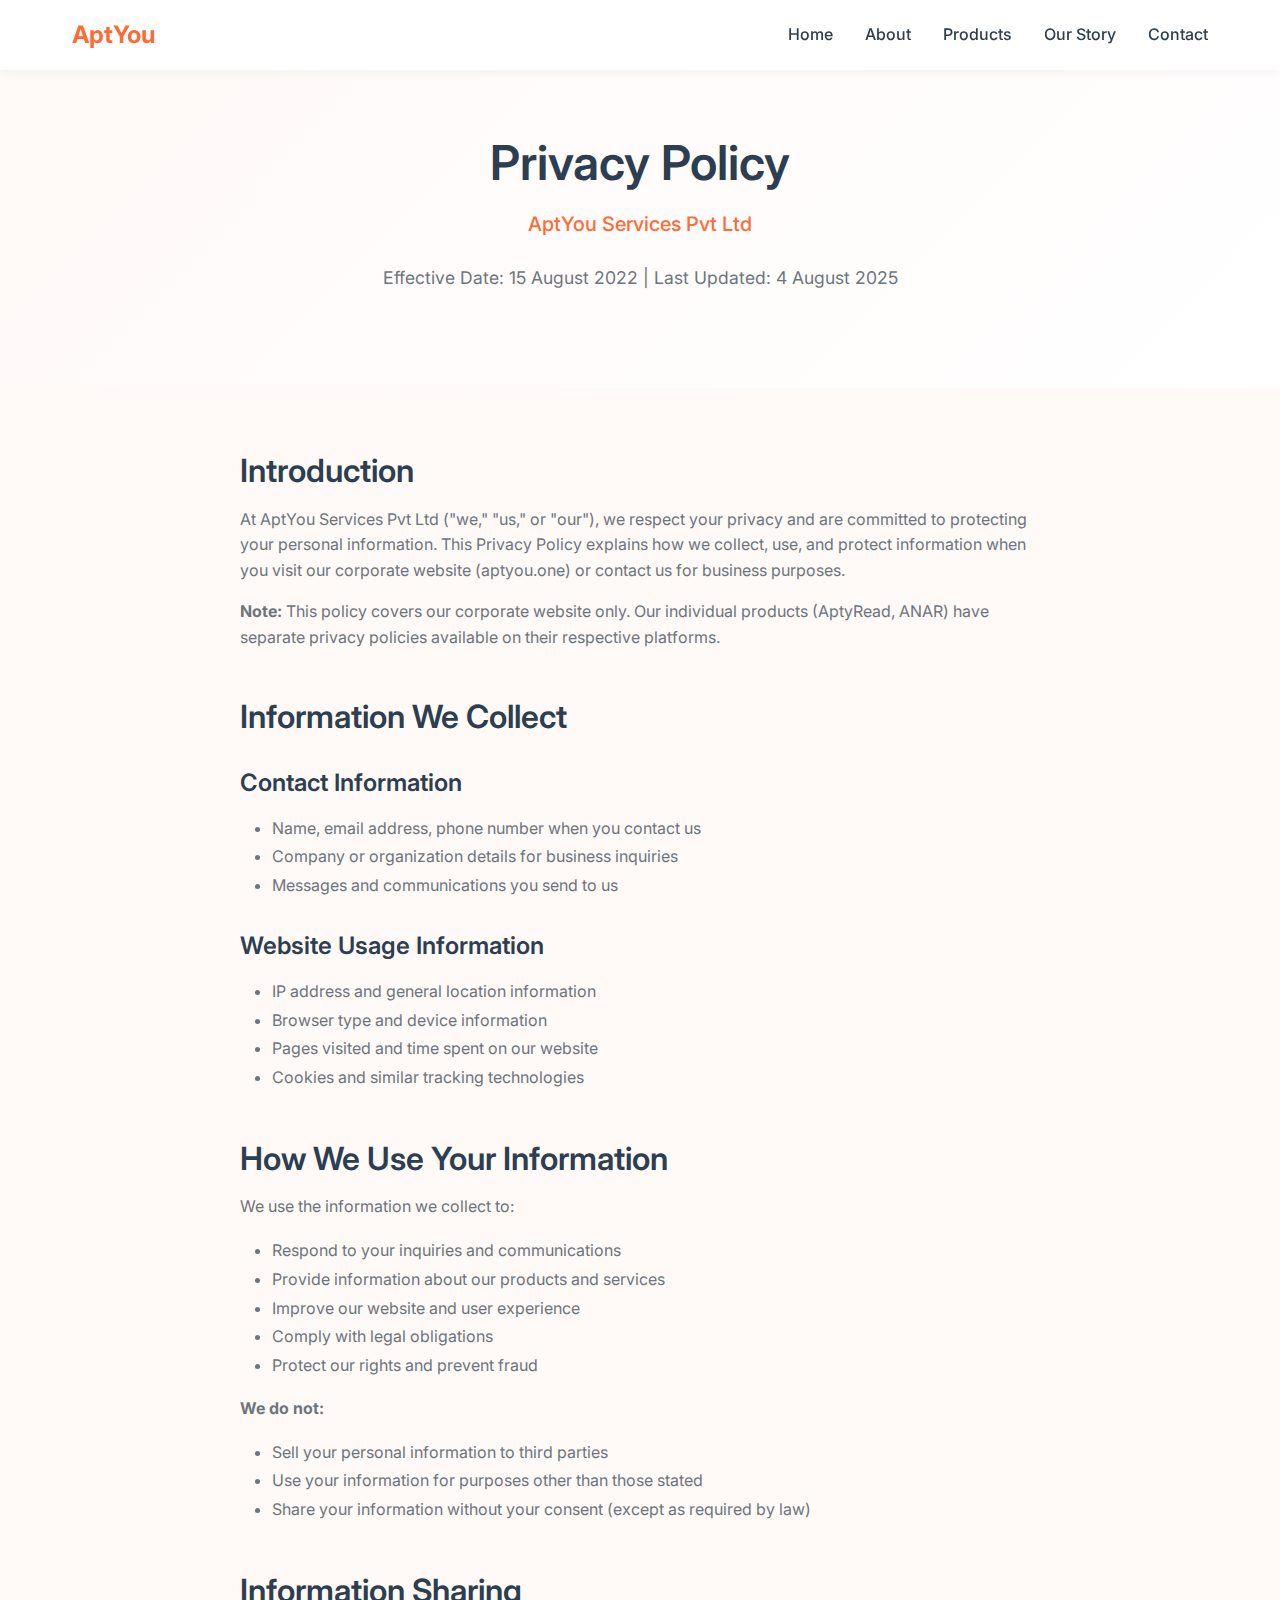
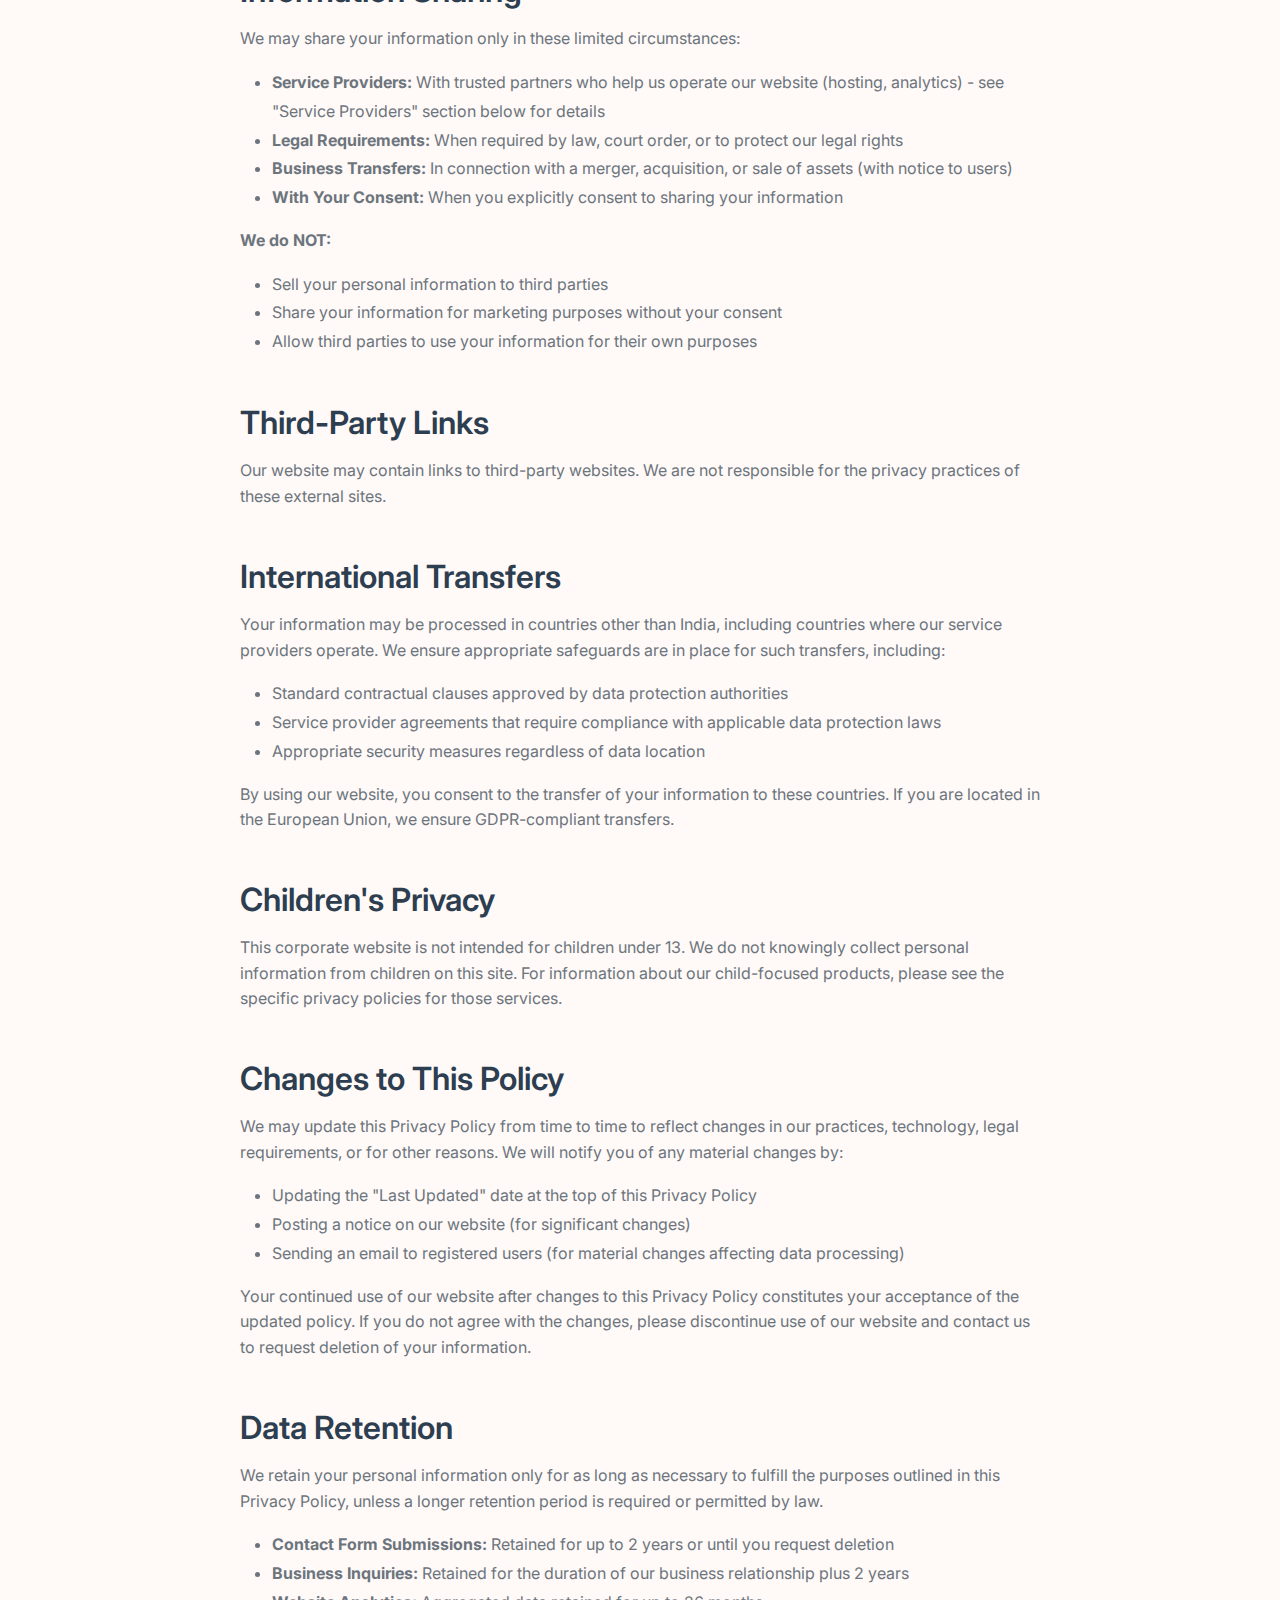
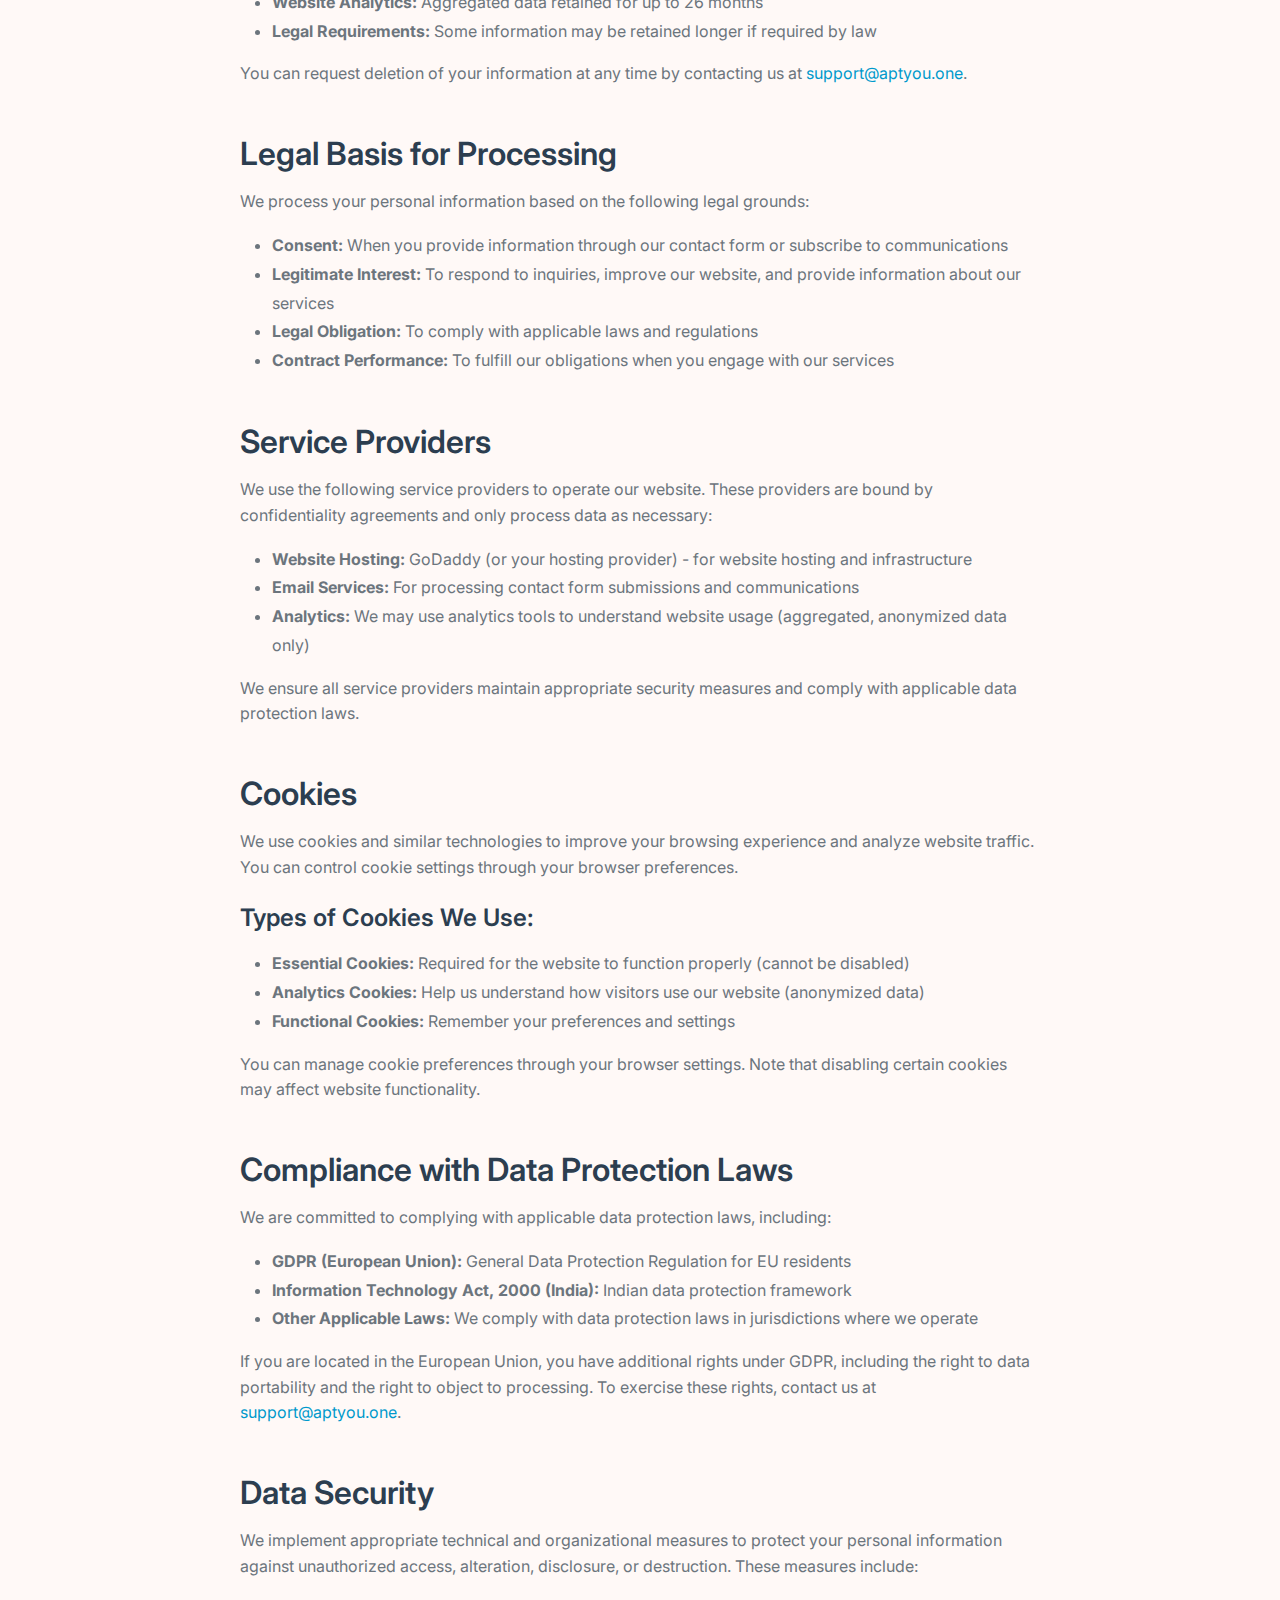
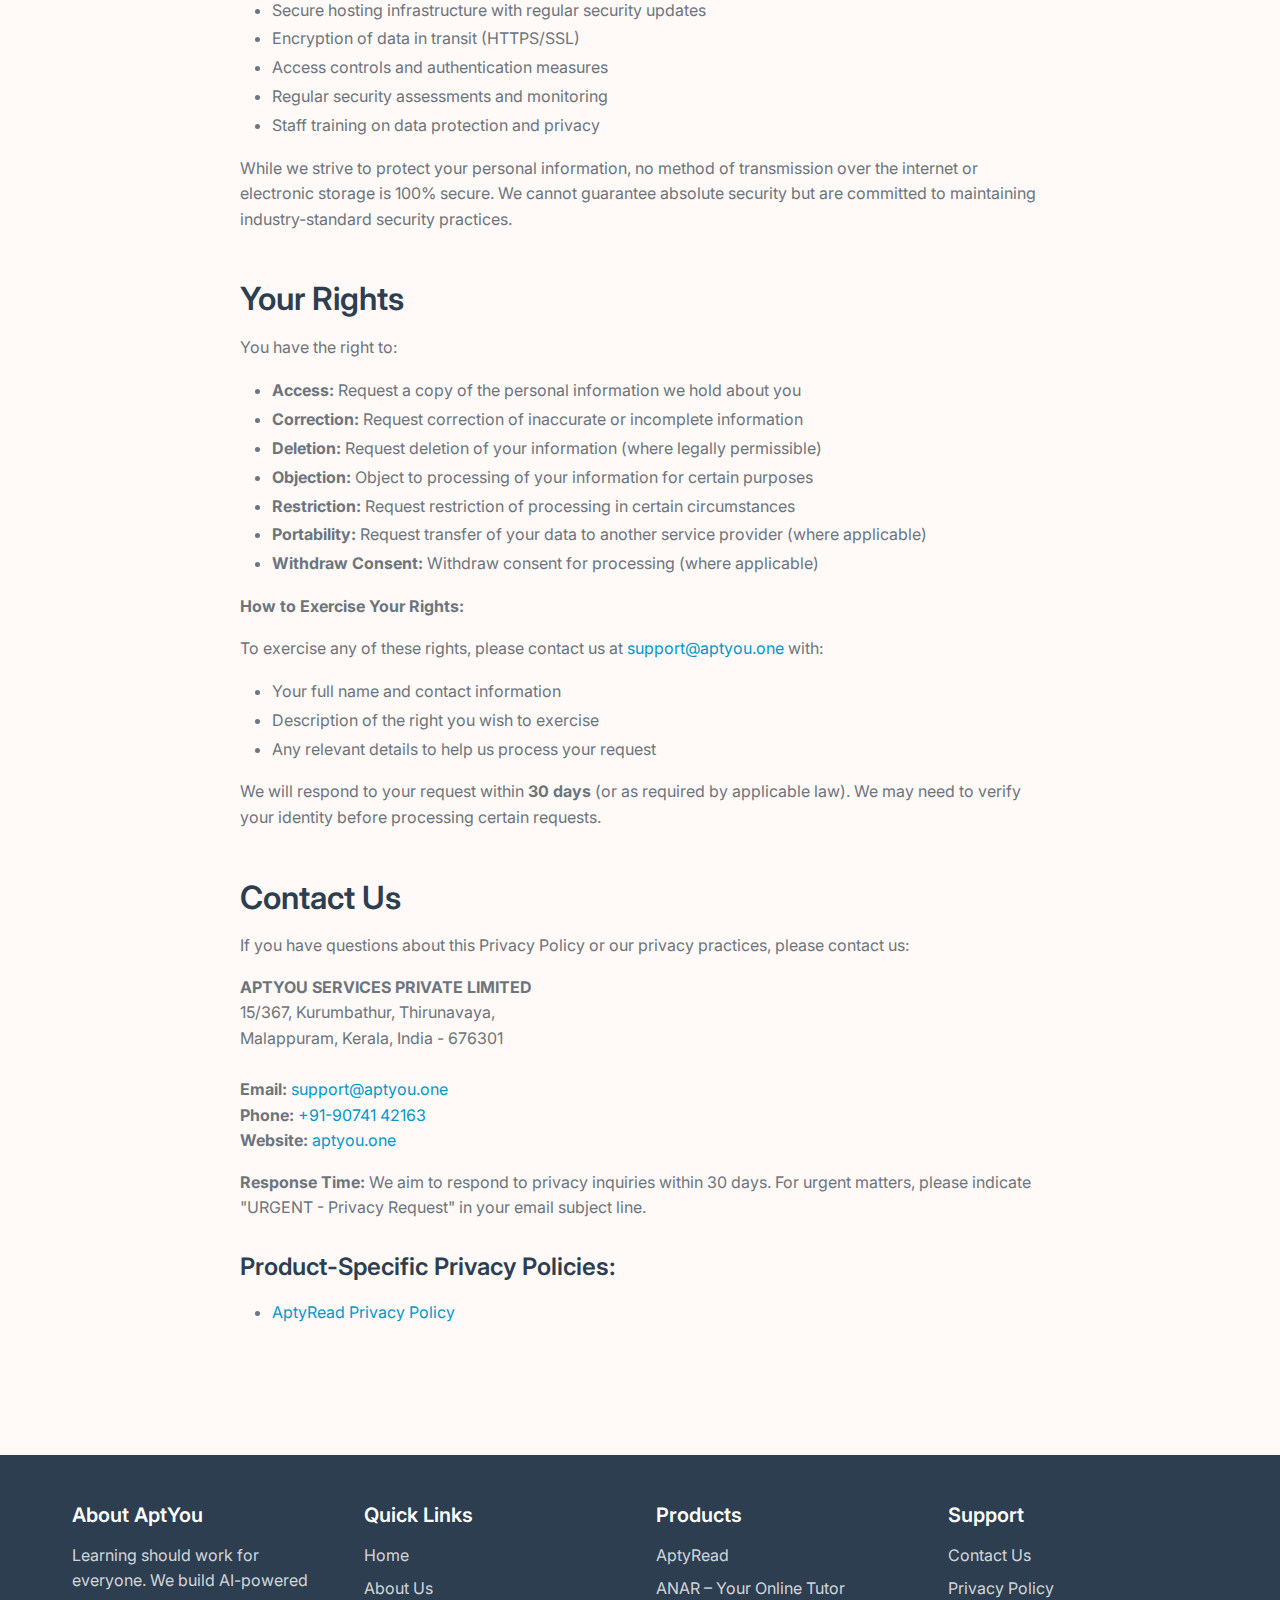
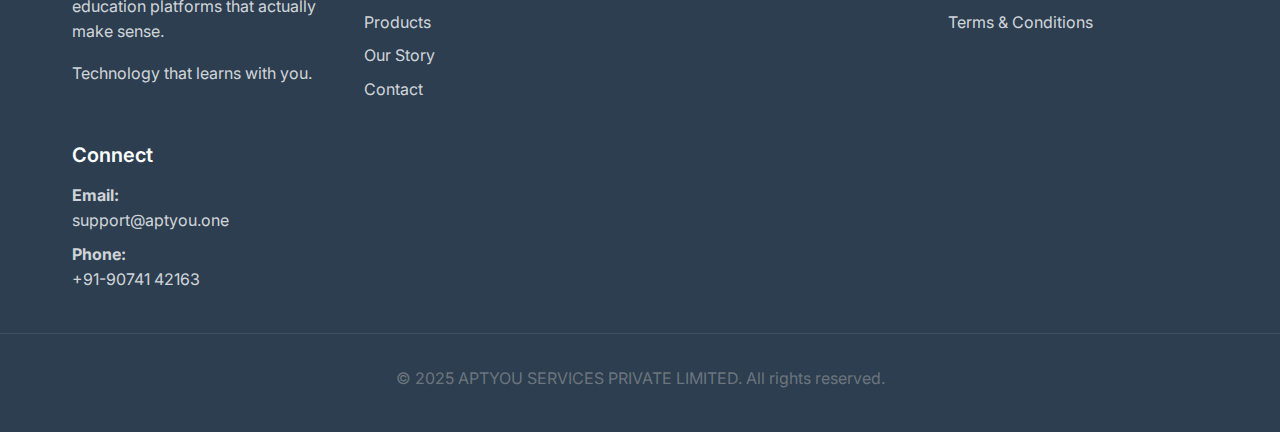
<file: privacy.html>
<!DOCTYPE html>
<html lang="en">
<head>
    <meta charset="UTF-8">
    <meta name="viewport" content="width=device-width, initial-scale=1.0">
    <meta name="description" content="Privacy Policy - AptYou Services Pvt Ltd. Learn how we collect, use, and protect your personal information.">
    <meta name="keywords" content="AptYou, privacy policy, data protection, privacy">
    <meta name="author" content="APTYOU SERVICES PRIVATE LIMITED">
    <title>Privacy Policy - APTYOU SERVICES PRIVATE LIMITED</title>
    <link rel="preconnect" href="https://fonts.googleapis.com">
    <link rel="preconnect" href="https://fonts.gstatic.com" crossorigin>
    <link href="https://fonts.googleapis.com/css2?family=Inter:wght@300;400;500;600;700&display=swap" rel="stylesheet">
    <link rel="stylesheet" href="styles.css">
</head>
<body>
    <!-- Header -->
    <header>
        <nav>
            <div class="logo">AptYou</div>
            <ul class="nav-links">
                <li><a href="index.html">Home</a></li>
                <li><a href="about.html">About</a></li>
                <li><a href="products.html">Products</a></li>
                <li><a href="our-story.html">Our Story</a></li>
                <li><a href="contact.html">Contact</a></li>
            </ul>
        </nav>
    </header>

    <!-- Page Hero -->
    <section class="hero">
        <div class="container">
            <h1>Privacy Policy</h1>
            <p class="tagline">AptYou Services Pvt Ltd</p>
            <p class="subtitle">Effective Date: 15 August 2022 | Last Updated: 4 August 2025</p>
        </div>
    </section>

    <!-- Privacy Policy Content -->
    <section class="section">
        <div class="container">
            <div style="max-width: 900px; margin: 0 auto;">
                <div class="about-content" style="text-align: left;">
                    <h2>Introduction</h2>
                    <p>At AptYou Services Pvt Ltd ("we," "us," or "our"), we respect your privacy and are committed to protecting your personal information. This Privacy Policy explains how we collect, use, and protect information when you visit our corporate website (aptyou.one) or contact us for business purposes.</p>
                    <p><strong>Note:</strong> This policy covers our corporate website only. Our individual products (AptyRead, ANAR) have separate privacy policies available on their respective platforms.</p>

                    <h2 style="margin-top: 3rem;">Information We Collect</h2>
                    
                    <h3 style="margin-top: 2rem;">Contact Information</h3>
                    <ul style="margin-left: 2rem; color: var(--text-light); line-height: 1.8;">
                        <li>Name, email address, phone number when you contact us</li>
                        <li>Company or organization details for business inquiries</li>
                        <li>Messages and communications you send to us</li>
                    </ul>

                    <h3 style="margin-top: 2rem;">Website Usage Information</h3>
                    <ul style="margin-left: 2rem; color: var(--text-light); line-height: 1.8;">
                        <li>IP address and general location information</li>
                        <li>Browser type and device information</li>
                        <li>Pages visited and time spent on our website</li>
                        <li>Cookies and similar tracking technologies</li>
                    </ul>

                    <h2 style="margin-top: 3rem;">How We Use Your Information</h2>
                    <p>We use the information we collect to:</p>
                    <ul style="margin-left: 2rem; color: var(--text-light); line-height: 1.8;">
                        <li>Respond to your inquiries and communications</li>
                        <li>Provide information about our products and services</li>
                        <li>Improve our website and user experience</li>
                        <li>Comply with legal obligations</li>
                        <li>Protect our rights and prevent fraud</li>
                    </ul>
                    <p style="margin-top: 1rem;"><strong>We do not:</strong></p>
                    <ul style="margin-left: 2rem; color: var(--text-light); line-height: 1.8;">
                        <li>Sell your personal information to third parties</li>
                        <li>Use your information for purposes other than those stated</li>
                        <li>Share your information without your consent (except as required by law)</li>
                    </ul>

                    <h2 style="margin-top: 3rem;">Information Sharing</h2>
                    <p>We may share your information only in these limited circumstances:</p>
                    <ul style="margin-left: 2rem; color: var(--text-light); line-height: 1.8;">
                        <li><strong>Service Providers:</strong> With trusted partners who help us operate our website (hosting, analytics) - see "Service Providers" section below for details</li>
                        <li><strong>Legal Requirements:</strong> When required by law, court order, or to protect our legal rights</li>
                        <li><strong>Business Transfers:</strong> In connection with a merger, acquisition, or sale of assets (with notice to users)</li>
                        <li><strong>With Your Consent:</strong> When you explicitly consent to sharing your information</li>
                    </ul>
                    <p style="margin-top: 1rem;"><strong>We do NOT:</strong></p>
                    <ul style="margin-left: 2rem; color: var(--text-light); line-height: 1.8;">
                        <li>Sell your personal information to third parties</li>
                        <li>Share your information for marketing purposes without your consent</li>
                        <li>Allow third parties to use your information for their own purposes</li>
                    </ul>

                    <h2 style="margin-top: 3rem;">Third-Party Links</h2>
                    <p>Our website may contain links to third-party websites. We are not responsible for the privacy practices of these external sites.</p>

                    <h2 style="margin-top: 3rem;">International Transfers</h2>
                    <p>Your information may be processed in countries other than India, including countries where our service providers operate. We ensure appropriate safeguards are in place for such transfers, including:</p>
                    <ul style="margin-left: 2rem; color: var(--text-light); line-height: 1.8;">
                        <li>Standard contractual clauses approved by data protection authorities</li>
                        <li>Service provider agreements that require compliance with applicable data protection laws</li>
                        <li>Appropriate security measures regardless of data location</li>
                    </ul>
                    <p style="margin-top: 1rem;">By using our website, you consent to the transfer of your information to these countries. If you are located in the European Union, we ensure GDPR-compliant transfers.</p>

                    <h2 style="margin-top: 3rem;">Children's Privacy</h2>
                    <p>This corporate website is not intended for children under 13. We do not knowingly collect personal information from children on this site. For information about our child-focused products, please see the specific privacy policies for those services.</p>

                    <h2 style="margin-top: 3rem;">Changes to This Policy</h2>
                    <p>We may update this Privacy Policy from time to time to reflect changes in our practices, technology, legal requirements, or for other reasons. We will notify you of any material changes by:</p>
                    <ul style="margin-left: 2rem; color: var(--text-light); line-height: 1.8;">
                        <li>Updating the "Last Updated" date at the top of this Privacy Policy</li>
                        <li>Posting a notice on our website (for significant changes)</li>
                        <li>Sending an email to registered users (for material changes affecting data processing)</li>
                    </ul>
                    <p style="margin-top: 1rem;">Your continued use of our website after changes to this Privacy Policy constitutes your acceptance of the updated policy. If you do not agree with the changes, please discontinue use of our website and contact us to request deletion of your information.</p>

                    <h2 style="margin-top: 3rem;">Data Retention</h2>
                    <p>We retain your personal information only for as long as necessary to fulfill the purposes outlined in this Privacy Policy, unless a longer retention period is required or permitted by law.</p>
                    <ul style="margin-left: 2rem; color: var(--text-light); line-height: 1.8; margin-top: 1rem;">
                        <li><strong>Contact Form Submissions:</strong> Retained for up to 2 years or until you request deletion</li>
                        <li><strong>Business Inquiries:</strong> Retained for the duration of our business relationship plus 2 years</li>
                        <li><strong>Website Analytics:</strong> Aggregated data retained for up to 26 months</li>
                        <li><strong>Legal Requirements:</strong> Some information may be retained longer if required by law</li>
                    </ul>
                    <p style="margin-top: 1rem;">You can request deletion of your information at any time by contacting us at <a href="mailto:support@aptyou.one">support@aptyou.one</a>.</p>

                    <h2 style="margin-top: 3rem;">Legal Basis for Processing</h2>
                    <p>We process your personal information based on the following legal grounds:</p>
                    <ul style="margin-left: 2rem; color: var(--text-light); line-height: 1.8;">
                        <li><strong>Consent:</strong> When you provide information through our contact form or subscribe to communications</li>
                        <li><strong>Legitimate Interest:</strong> To respond to inquiries, improve our website, and provide information about our services</li>
                        <li><strong>Legal Obligation:</strong> To comply with applicable laws and regulations</li>
                        <li><strong>Contract Performance:</strong> To fulfill our obligations when you engage with our services</li>
                    </ul>

                    <h2 style="margin-top: 3rem;">Service Providers</h2>
                    <p>We use the following service providers to operate our website. These providers are bound by confidentiality agreements and only process data as necessary:</p>
                    <ul style="margin-left: 2rem; color: var(--text-light); line-height: 1.8;">
                        <li><strong>Website Hosting:</strong> GoDaddy (or your hosting provider) - for website hosting and infrastructure</li>
                        <li><strong>Email Services:</strong> For processing contact form submissions and communications</li>
                        <li><strong>Analytics:</strong> We may use analytics tools to understand website usage (aggregated, anonymized data only)</li>
                    </ul>
                    <p style="margin-top: 1rem;">We ensure all service providers maintain appropriate security measures and comply with applicable data protection laws.</p>

                    <h2 style="margin-top: 3rem;">Cookies</h2>
                    <p>We use cookies and similar technologies to improve your browsing experience and analyze website traffic. You can control cookie settings through your browser preferences.</p>
                    <h3 style="margin-top: 1.5rem;">Types of Cookies We Use:</h3>
                    <ul style="margin-left: 2rem; color: var(--text-light); line-height: 1.8;">
                        <li><strong>Essential Cookies:</strong> Required for the website to function properly (cannot be disabled)</li>
                        <li><strong>Analytics Cookies:</strong> Help us understand how visitors use our website (anonymized data)</li>
                        <li><strong>Functional Cookies:</strong> Remember your preferences and settings</li>
                    </ul>
                    <p style="margin-top: 1rem;">You can manage cookie preferences through your browser settings. Note that disabling certain cookies may affect website functionality.</p>

                    <h2 style="margin-top: 3rem;">Compliance with Data Protection Laws</h2>
                    <p>We are committed to complying with applicable data protection laws, including:</p>
                    <ul style="margin-left: 2rem; color: var(--text-light); line-height: 1.8;">
                        <li><strong>GDPR (European Union):</strong> General Data Protection Regulation for EU residents</li>
                        <li><strong>Information Technology Act, 2000 (India):</strong> Indian data protection framework</li>
                        <li><strong>Other Applicable Laws:</strong> We comply with data protection laws in jurisdictions where we operate</li>
                    </ul>
                    <p style="margin-top: 1rem;">If you are located in the European Union, you have additional rights under GDPR, including the right to data portability and the right to object to processing. To exercise these rights, contact us at <a href="mailto:support@aptyou.one">support@aptyou.one</a>.</p>

                    <h2 style="margin-top: 3rem;">Data Security</h2>
                    <p>We implement appropriate technical and organizational measures to protect your personal information against unauthorized access, alteration, disclosure, or destruction. These measures include:</p>
                    <ul style="margin-left: 2rem; color: var(--text-light); line-height: 1.8;">
                        <li>Secure hosting infrastructure with regular security updates</li>
                        <li>Encryption of data in transit (HTTPS/SSL)</li>
                        <li>Access controls and authentication measures</li>
                        <li>Regular security assessments and monitoring</li>
                        <li>Staff training on data protection and privacy</li>
                    </ul>
                    <p style="margin-top: 1rem;">While we strive to protect your personal information, no method of transmission over the internet or electronic storage is 100% secure. We cannot guarantee absolute security but are committed to maintaining industry-standard security practices.</p>

                    <h2 style="margin-top: 3rem;">Your Rights</h2>
                    <p>You have the right to:</p>
                    <ul style="margin-left: 2rem; color: var(--text-light); line-height: 1.8;">
                        <li><strong>Access:</strong> Request a copy of the personal information we hold about you</li>
                        <li><strong>Correction:</strong> Request correction of inaccurate or incomplete information</li>
                        <li><strong>Deletion:</strong> Request deletion of your information (where legally permissible)</li>
                        <li><strong>Objection:</strong> Object to processing of your information for certain purposes</li>
                        <li><strong>Restriction:</strong> Request restriction of processing in certain circumstances</li>
                        <li><strong>Portability:</strong> Request transfer of your data to another service provider (where applicable)</li>
                        <li><strong>Withdraw Consent:</strong> Withdraw consent for processing (where applicable)</li>
                    </ul>
                    <p style="margin-top: 1rem;"><strong>How to Exercise Your Rights:</strong></p>
                    <p>To exercise any of these rights, please contact us at <a href="mailto:support@aptyou.one">support@aptyou.one</a> with:</p>
                    <ul style="margin-left: 2rem; color: var(--text-light); line-height: 1.8;">
                        <li>Your full name and contact information</li>
                        <li>Description of the right you wish to exercise</li>
                        <li>Any relevant details to help us process your request</li>
                    </ul>
                    <p style="margin-top: 1rem;">We will respond to your request within <strong>30 days</strong> (or as required by applicable law). We may need to verify your identity before processing certain requests.</p>

                    <h2 style="margin-top: 3rem;">Contact Us</h2>
                    <p>If you have questions about this Privacy Policy or our privacy practices, please contact us:</p>
                    <p style="margin-top: 1rem;">
                        <strong>APTYOU SERVICES PRIVATE LIMITED</strong><br>
                        15/367, Kurumbathur, Thirunavaya,<br>
                        Malappuram, Kerala, India - 676301<br><br>
                        <strong>Email:</strong> <a href="mailto:support@aptyou.one">support@aptyou.one</a><br>
                        <strong>Phone:</strong> <a href="tel:+919074142163">+91-90741 42163</a><br>
                        <strong>Website:</strong> <a href="https://aptyou.one">aptyou.one</a>
                    </p>
                    <p style="margin-top: 1rem;"><strong>Response Time:</strong> We aim to respond to privacy inquiries within 30 days. For urgent matters, please indicate "URGENT - Privacy Request" in your email subject line.</p>

                    <h3 style="margin-top: 2rem;">Product-Specific Privacy Policies:</h3>
                    <ul style="margin-left: 2rem; color: var(--text-light); line-height: 1.8;">
                        <li><a href="https://www.aptyread.ai/privacy" target="_blank" rel="noopener noreferrer">AptyRead Privacy Policy</a></li>
                    </ul>
                </div>
            </div>
        </div>
    </section>

    <!-- Footer -->
    <footer>
        <div class="footer-content">
            <div class="footer-section">
                <h3>About AptYou</h3>
                <p>Learning should work for everyone. We build AI-powered education platforms that actually make sense.</p>
                <p style="margin-top: 1rem;">Technology that learns with you.</p>
            </div>
            <div class="footer-section">
                <h3>Quick Links</h3>
                <ul class="footer-links">
                    <li><a href="index.html">Home</a></li>
                    <li><a href="about.html">About Us</a></li>
                    <li><a href="products.html">Products</a></li>
                    <li><a href="our-story.html">Our Story</a></li>
                    <li><a href="contact.html">Contact</a></li>
                </ul>
            </div>
            <div class="footer-section">
                <h3>Products</h3>
                <ul class="footer-links">
                    <li><a href="https://www.aptyread.ai/" target="_blank" rel="noopener noreferrer">AptyRead</a></li>
                    <li><a href="products.html#anar">ANAR – Your Online Tutor</a></li>
                </ul>
            </div>
            <div class="footer-section">
                <h3>Support</h3>
                <ul class="footer-links">
                    <li><a href="contact.html">Contact Us</a></li>
                    <li><a href="privacy.html">Privacy Policy</a></li>
                    <li><a href="terms.html">Terms & Conditions</a></li>
                </ul>
            </div>
            <div class="footer-section">
                <h3>Connect</h3>
                <p><strong>Email:</strong> <a href="mailto:support@aptyou.one">support@aptyou.one</a></p>
                <p><strong>Phone:</strong> <a href="tel:+919074142163">+91-90741 42163</a></p>
            </div>
        </div>
        <div class="footer-bottom">
            <p>&copy; 2025 APTYOU SERVICES PRIVATE LIMITED. All rights reserved.</p>
        </div>
    </footer>
</body>
</html>
</file>
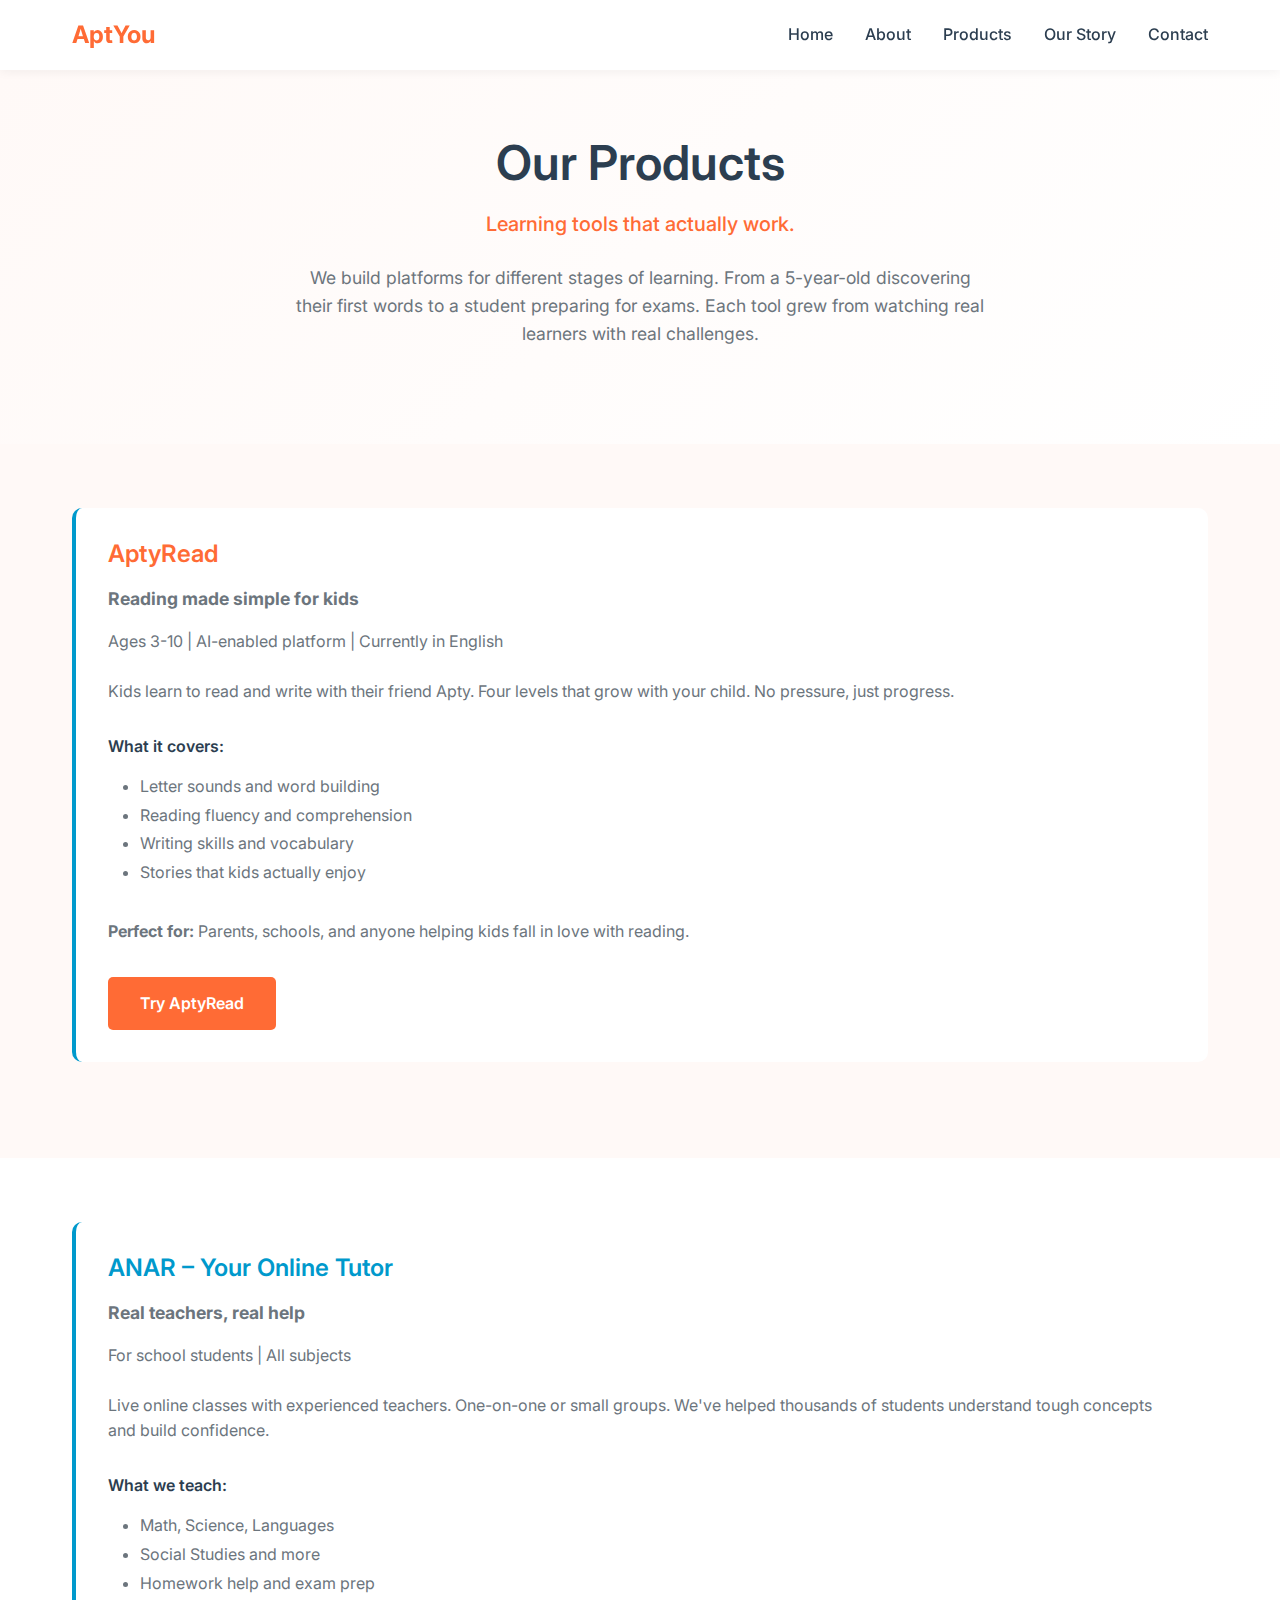
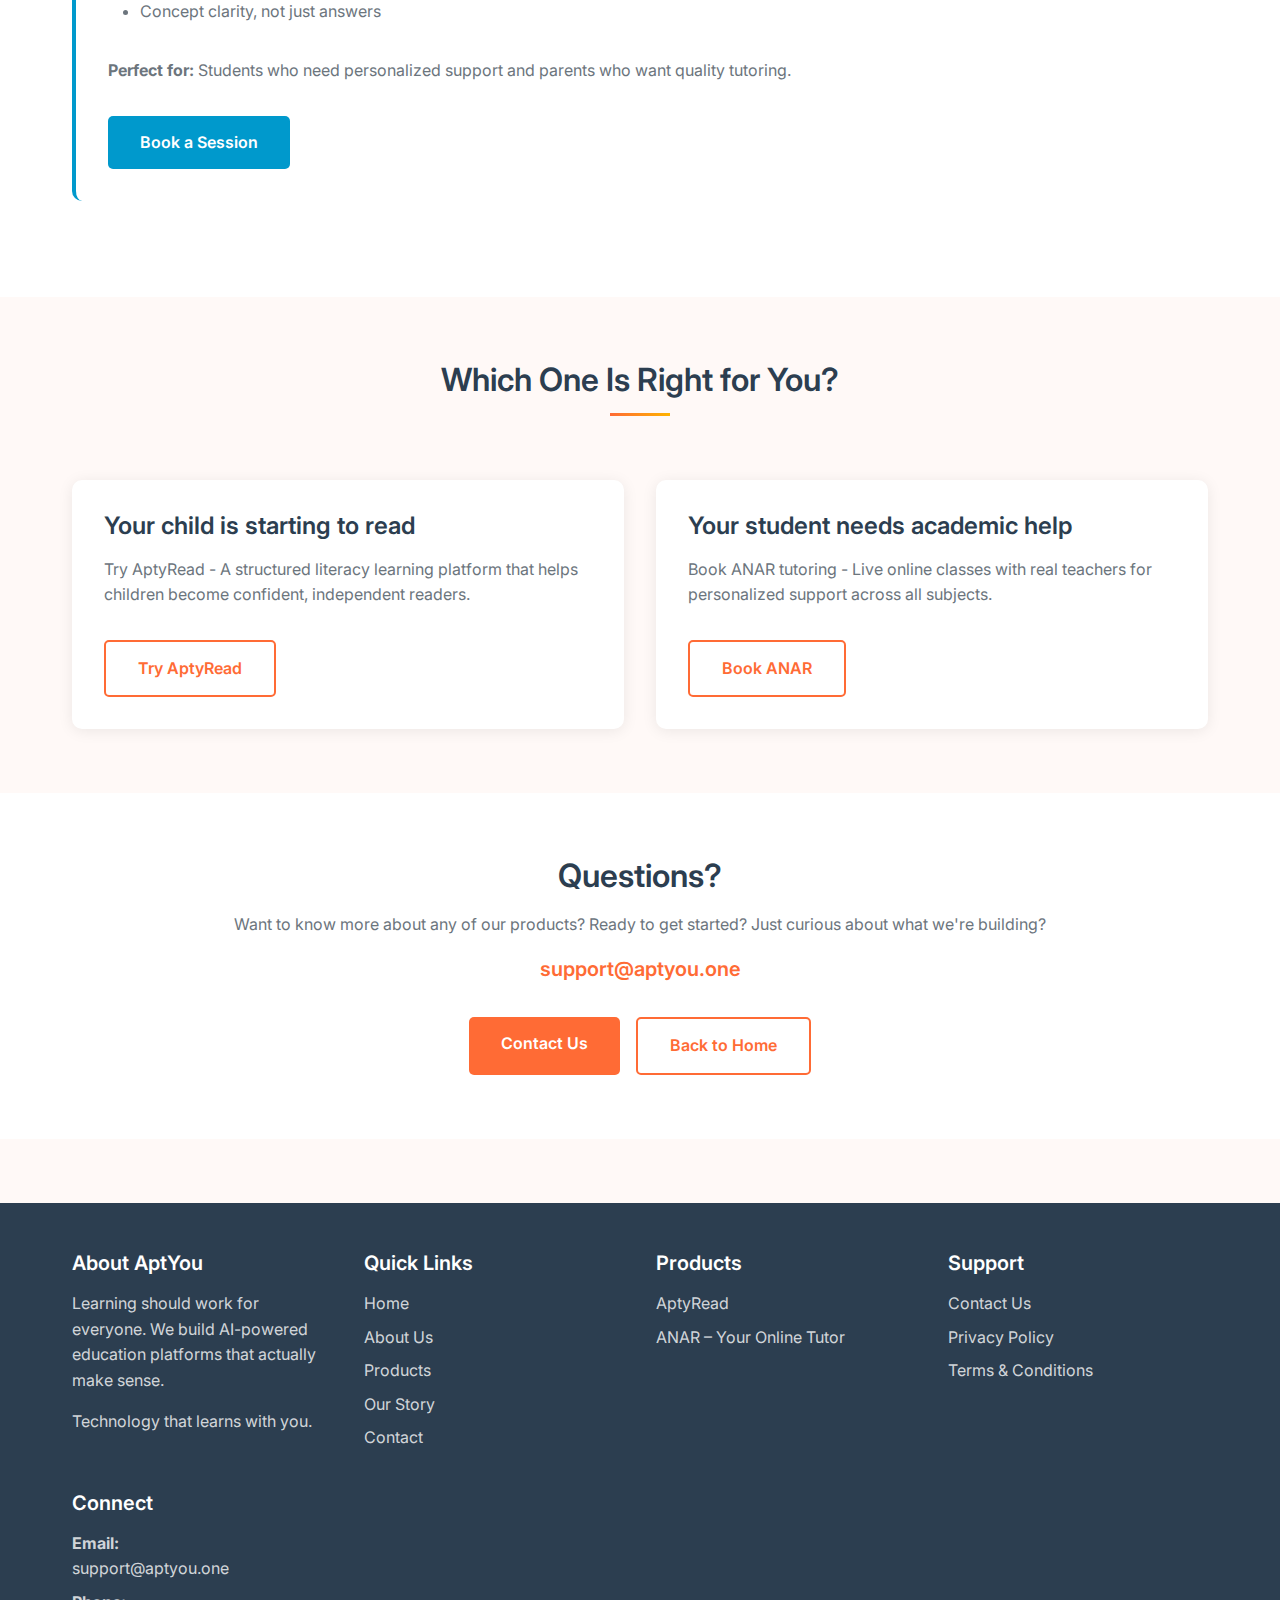
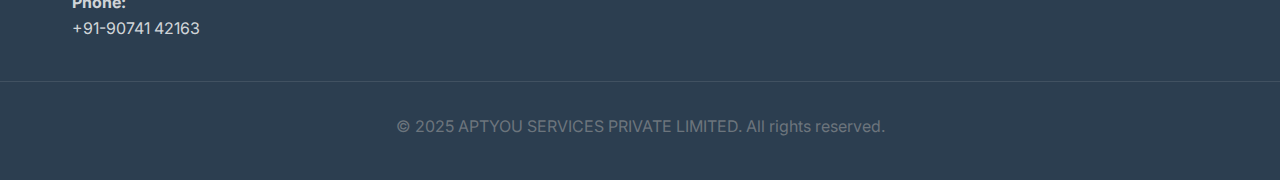
<file: products.html>
<!DOCTYPE html>
<html lang="en">
<head>
    <meta charset="UTF-8">
    <meta name="viewport" content="width=device-width, initial-scale=1.0">
    <meta name="description" content="Our Products - Learning tools that actually work. AptyRead for kids learning to read, ANAR for online tutoring. Each tool grew from watching real learners with real challenges.">
    <meta name="keywords" content="AptYou, products, AptyRead, ANAR, online tutor, reading app, education, learning tools">
    <meta name="author" content="APTYOU SERVICES PRIVATE LIMITED">
    <title>Our Products - APTYOU SERVICES PRIVATE LIMITED</title>
    <link rel="preconnect" href="https://fonts.googleapis.com">
    <link rel="preconnect" href="https://fonts.gstatic.com" crossorigin>
    <link href="https://fonts.googleapis.com/css2?family=Inter:wght@300;400;500;600;700&display=swap" rel="stylesheet">
    <link rel="stylesheet" href="styles.css">
</head>
<body>
    <!-- Header -->
    <header>
        <nav>
            <div class="logo">AptYou</div>
            <ul class="nav-links">
                <li><a href="index.html">Home</a></li>
                <li><a href="about.html">About</a></li>
                <li><a href="products.html">Products</a></li>
                <li><a href="our-story.html">Our Story</a></li>
                <li><a href="contact.html">Contact</a></li>
            </ul>
        </nav>
    </header>

    <!-- Page Hero -->
    <section class="hero">
        <div class="container">
            <h1>Our Products</h1>
            <p class="tagline">Learning tools that actually work.</p>
            <p class="subtitle">We build platforms for different stages of learning. From a 5-year-old discovering their first words to a student preparing for exams. Each tool grew from watching real learners with real challenges.</p>
        </div>
    </section>

    <!-- AptyRead -->
    <section class="section">
        <div class="container">
            <div class="service-item" id="aptyread">
                <h3 style="color: var(--coral);">AptyRead</h3>
                <p style="font-size: 1.1rem; margin-bottom: 1rem;"><strong>Reading made simple for kids</strong></p>
                <p style="color: var(--text-light); margin-bottom: 1.5rem;">Ages 3-10 | AI-enabled platform | Currently in English</p>
                <p>Kids learn to read and write with their friend Apty. Four levels that grow with your child. No pressure, just progress.</p>
                
                <div style="margin-top: 2rem;">
                    <h4 style="color: var(--text-dark); margin-bottom: 1rem;">What it covers:</h4>
                    <ul style="margin-left: 2rem; color: var(--text-light); line-height: 1.8;">
                        <li>Letter sounds and word building</li>
                        <li>Reading fluency and comprehension</li>
                        <li>Writing skills and vocabulary</li>
                        <li>Stories that kids actually enjoy</li>
                    </ul>
                </div>

                <p style="margin-top: 2rem;"><strong>Perfect for:</strong> Parents, schools, and anyone helping kids fall in love with reading.</p>
                
                <div style="margin-top: 2rem;">
                    <a href="https://www.aptyread.ai/" target="_blank" rel="noopener noreferrer" class="btn btn-primary">Try AptyRead</a>
                </div>
            </div>
        </div>
    </section>

    <!-- ANAR -->
    <section class="section" style="background-color: var(--white);">
        <div class="container">
            <div class="service-item" id="anar">
                <h3 style="color: var(--cyan);">ANAR – Your Online Tutor</h3>
                <p style="font-size: 1.1rem; margin-bottom: 1rem;"><strong>Real teachers, real help</strong></p>
                <p style="color: var(--text-light); margin-bottom: 1.5rem;">For school students | All subjects</p>
                <p>Live online classes with experienced teachers. One-on-one or small groups. We've helped thousands of students understand tough concepts and build confidence.</p>
                
                <div style="margin-top: 2rem;">
                    <h4 style="color: var(--text-dark); margin-bottom: 1rem;">What we teach:</h4>
                    <ul style="margin-left: 2rem; color: var(--text-light); line-height: 1.8;">
                        <li>Math, Science, Languages</li>
                        <li>Social Studies and more</li>
                        <li>Homework help and exam prep</li>
                        <li>Concept clarity, not just answers</li>
                    </ul>
                </div>

                <p style="margin-top: 2rem;"><strong>Perfect for:</strong> Students who need personalized support and parents who want quality tutoring.</p>
                
                <div style="margin-top: 2rem;">
                    <a href="contact.html" class="btn btn-secondary">Book a Session</a>
                </div>
            </div>
        </div>
    </section>

    <!-- Which One Is Right for You -->
    <section class="section">
        <div class="container">
            <div class="section-title">
                <h2>Which One Is Right for You?</h2>
            </div>
            <div class="card-grid">
                <div class="card">
                    <h3>Your child is starting to read</h3>
                    <p>Try AptyRead - A structured literacy learning platform that helps children become confident, independent readers.</p>
                    <a href="https://www.aptyread.ai/" target="_blank" rel="noopener noreferrer" class="btn btn-outline" style="margin-top: 1rem; display: inline-block;">Try AptyRead</a>
                </div>
                <div class="card">
                    <h3>Your student needs academic help</h3>
                    <p>Book ANAR tutoring - Live online classes with real teachers for personalized support across all subjects.</p>
                    <a href="contact.html" class="btn btn-outline" style="margin-top: 1rem; display: inline-block;">Book ANAR</a>
                </div>
            </div>
        </div>
    </section>

    <!-- Questions -->
    <section class="section" style="background-color: var(--white);">
        <div class="container">
            <div class="text-center">
                <h2>Questions?</h2>
                <p class="subtitle">Want to know more about any of our products? Ready to get started? Just curious about what we're building?</p>
                <p style="font-size: 1.25rem; margin-top: 1rem;">
                    <a href="mailto:support@aptyou.one" style="color: var(--coral); font-weight: 600;">support@aptyou.one</a>
                </p>
                <div class="cta-buttons mt-2">
                    <a href="contact.html" class="btn btn-primary">Contact Us</a>
                    <a href="index.html" class="btn btn-outline">Back to Home</a>
                </div>
            </div>
        </div>
    </section>

    <!-- Footer -->
    <footer>
        <div class="footer-content">
            <div class="footer-section">
                <h3>About AptYou</h3>
                <p>Learning should work for everyone. We build AI-powered education platforms that actually make sense.</p>
                <p style="margin-top: 1rem;">Technology that learns with you.</p>
            </div>
            <div class="footer-section">
                <h3>Quick Links</h3>
                <ul class="footer-links">
                    <li><a href="index.html">Home</a></li>
                    <li><a href="about.html">About Us</a></li>
                    <li><a href="products.html">Products</a></li>
                    <li><a href="our-story.html">Our Story</a></li>
                    <li><a href="contact.html">Contact</a></li>
                </ul>
            </div>
            <div class="footer-section">
                <h3>Products</h3>
                <ul class="footer-links">
                    <li><a href="https://www.aptyread.ai/" target="_blank" rel="noopener noreferrer">AptyRead</a></li>
                    <li><a href="products.html#anar">ANAR – Your Online Tutor</a></li>
                </ul>
            </div>
            <div class="footer-section">
                <h3>Support</h3>
                <ul class="footer-links">
                    <li><a href="contact.html">Contact Us</a></li>
                    <li><a href="privacy.html">Privacy Policy</a></li>
                    <li><a href="terms.html">Terms & Conditions</a></li>
                </ul>
            </div>
            <div class="footer-section">
                <h3>Connect</h3>
                <p><strong>Email:</strong> <a href="mailto:support@aptyou.one">support@aptyou.one</a></p>
                <p><strong>Phone:</strong> <a href="tel:+919074142163">+91-90741 42163</a></p>
            </div>
        </div>
        <div class="footer-bottom">
            <p>&copy; 2025 APTYOU SERVICES PRIVATE LIMITED. All rights reserved.</p>
        </div>
    </footer>
</body>
</html>
</file>
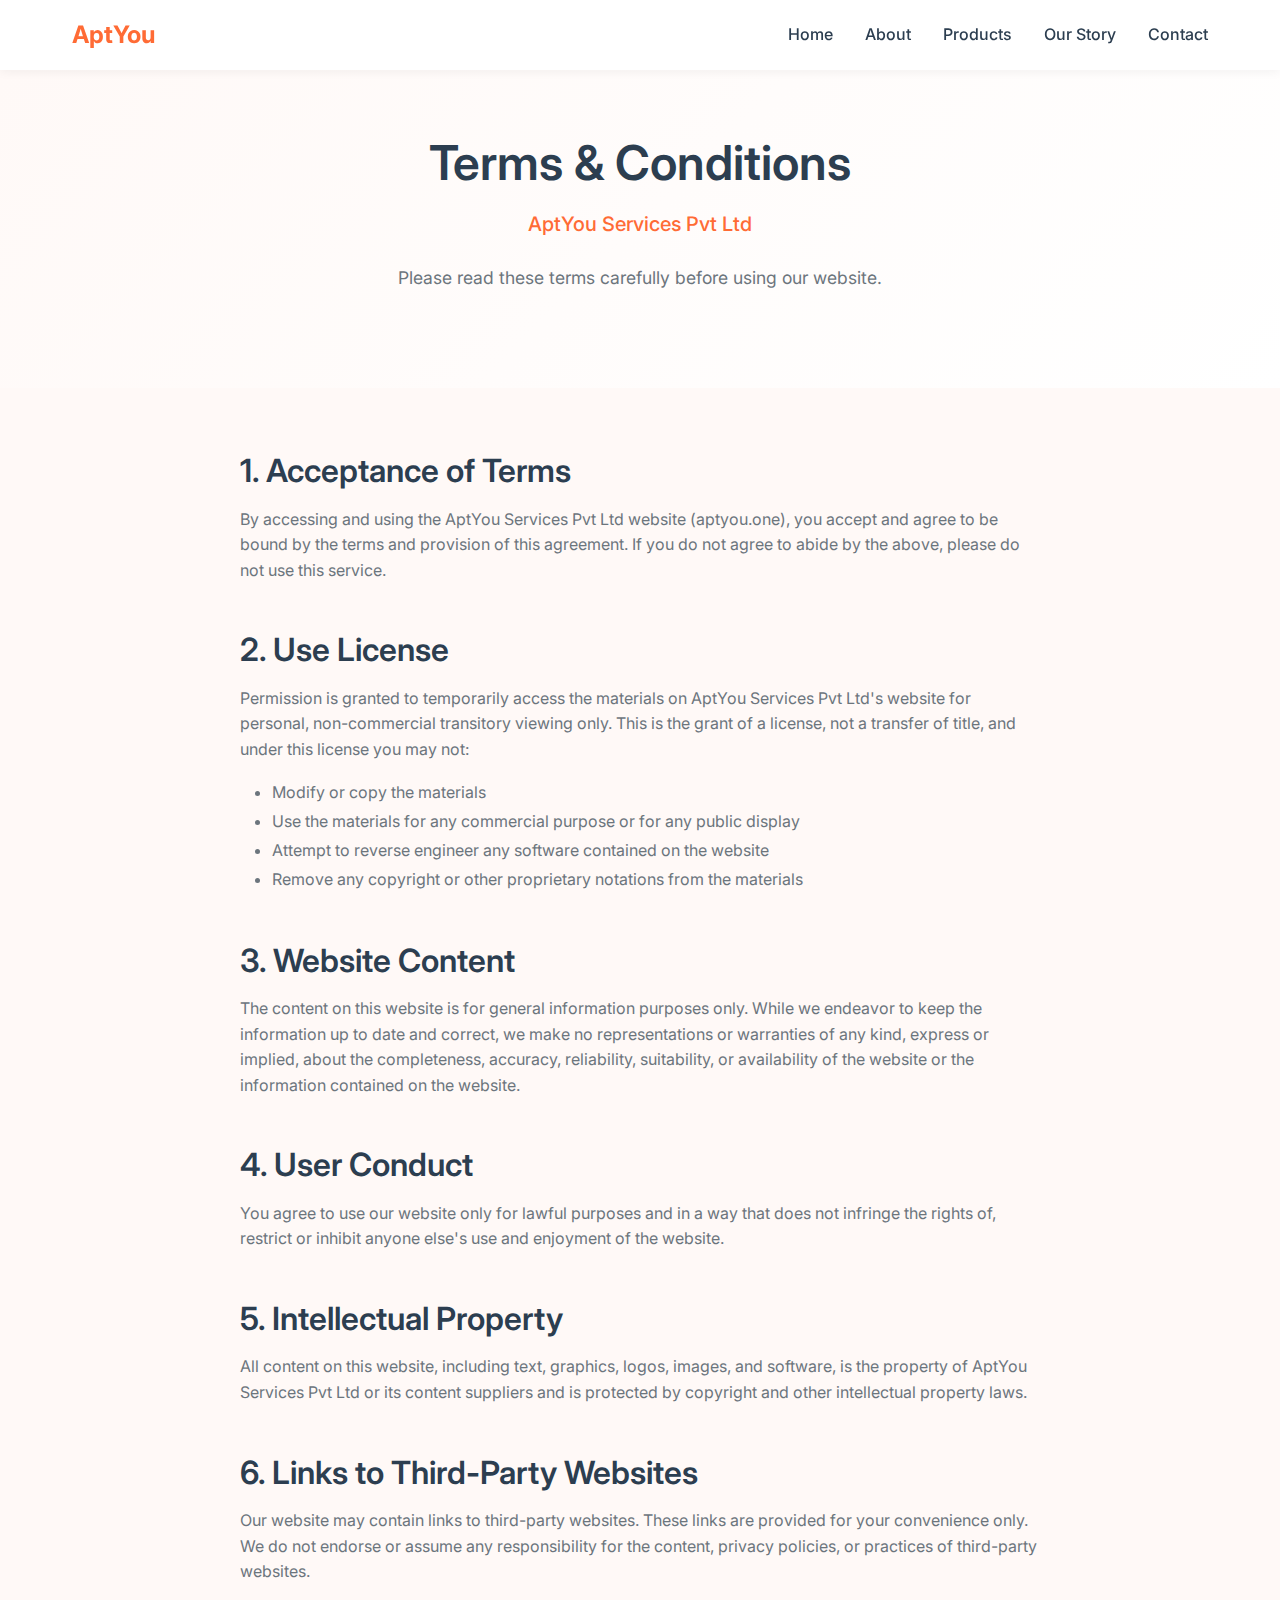
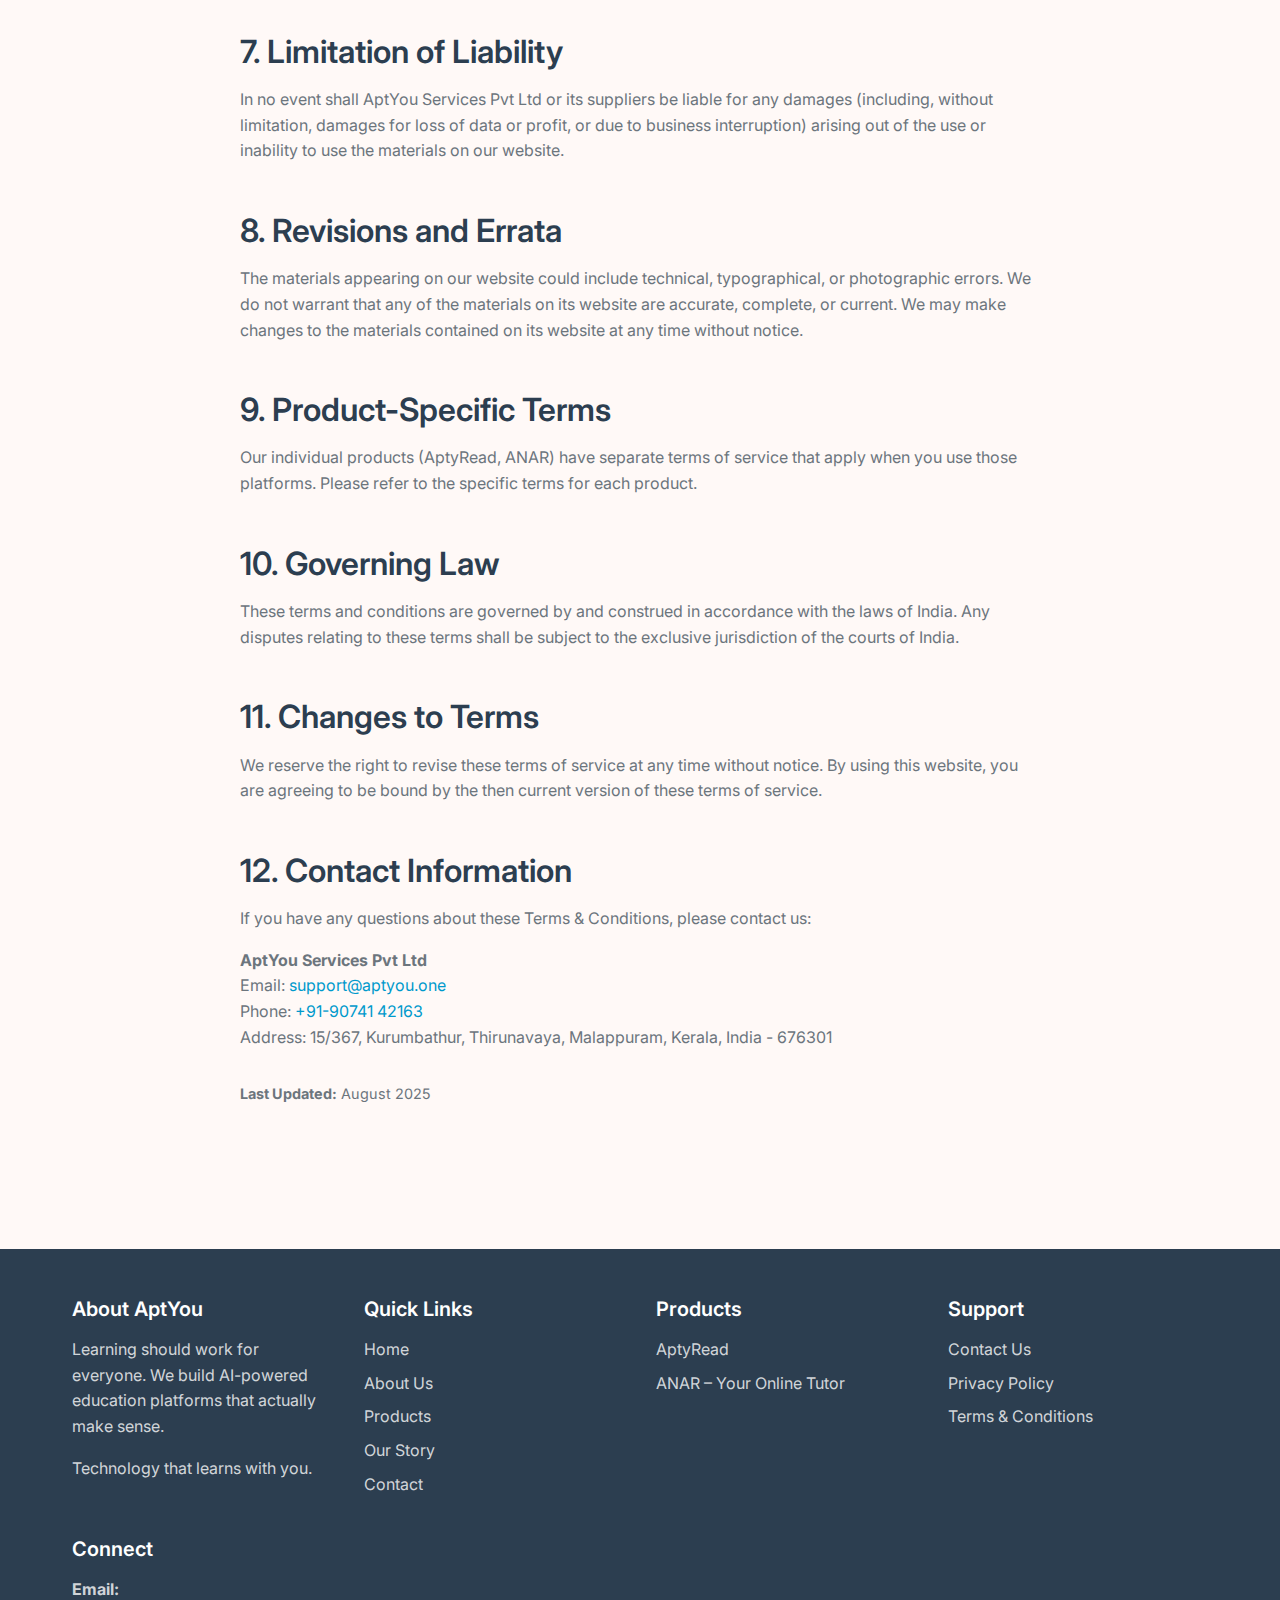
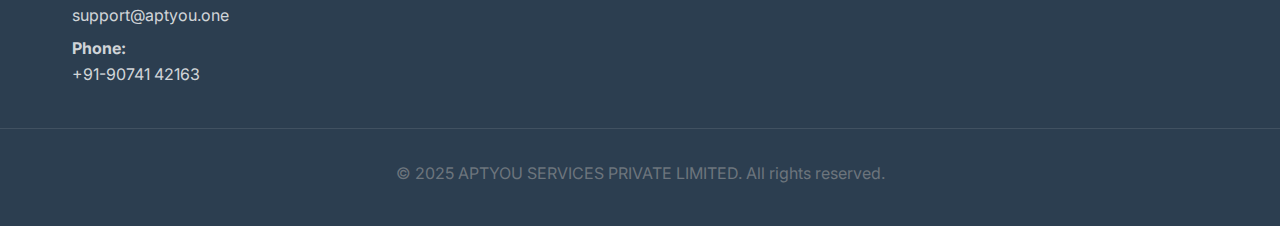
<file: terms.html>
<!DOCTYPE html>
<html lang="en">
<head>
    <meta charset="UTF-8">
    <meta name="viewport" content="width=device-width, initial-scale=1.0">
    <meta name="description" content="Terms & Conditions - AptYou Services Pvt Ltd. Terms of service for using our corporate website and services.">
    <meta name="keywords" content="AptYou, terms, terms of service, conditions, legal">
    <meta name="author" content="APTYOU SERVICES PRIVATE LIMITED">
    <title>Terms & Conditions - APTYOU SERVICES PRIVATE LIMITED</title>
    <link rel="preconnect" href="https://fonts.googleapis.com">
    <link rel="preconnect" href="https://fonts.gstatic.com" crossorigin>
    <link href="https://fonts.googleapis.com/css2?family=Inter:wght@300;400;500;600;700&display=swap" rel="stylesheet">
    <link rel="stylesheet" href="styles.css">
</head>
<body>
    <!-- Header -->
    <header>
        <nav>
            <div class="logo">AptYou</div>
            <ul class="nav-links">
                <li><a href="index.html">Home</a></li>
                <li><a href="about.html">About</a></li>
                <li><a href="products.html">Products</a></li>
                <li><a href="our-story.html">Our Story</a></li>
                <li><a href="contact.html">Contact</a></li>
            </ul>
        </nav>
    </header>

    <!-- Page Hero -->
    <section class="hero">
        <div class="container">
            <h1>Terms & Conditions</h1>
            <p class="tagline">AptYou Services Pvt Ltd</p>
            <p class="subtitle">Please read these terms carefully before using our website.</p>
        </div>
    </section>

    <!-- Terms Content -->
    <section class="section">
        <div class="container">
            <div style="max-width: 900px; margin: 0 auto;">
                <div class="about-content" style="text-align: left;">
                    <h2>1. Acceptance of Terms</h2>
                    <p>By accessing and using the AptYou Services Pvt Ltd website (aptyou.one), you accept and agree to be bound by the terms and provision of this agreement. If you do not agree to abide by the above, please do not use this service.</p>

                    <h2 style="margin-top: 3rem;">2. Use License</h2>
                    <p>Permission is granted to temporarily access the materials on AptYou Services Pvt Ltd's website for personal, non-commercial transitory viewing only. This is the grant of a license, not a transfer of title, and under this license you may not:</p>
                    <ul style="margin-left: 2rem; color: var(--text-light); line-height: 1.8;">
                        <li>Modify or copy the materials</li>
                        <li>Use the materials for any commercial purpose or for any public display</li>
                        <li>Attempt to reverse engineer any software contained on the website</li>
                        <li>Remove any copyright or other proprietary notations from the materials</li>
                    </ul>

                    <h2 style="margin-top: 3rem;">3. Website Content</h2>
                    <p>The content on this website is for general information purposes only. While we endeavor to keep the information up to date and correct, we make no representations or warranties of any kind, express or implied, about the completeness, accuracy, reliability, suitability, or availability of the website or the information contained on the website.</p>

                    <h2 style="margin-top: 3rem;">4. User Conduct</h2>
                    <p>You agree to use our website only for lawful purposes and in a way that does not infringe the rights of, restrict or inhibit anyone else's use and enjoyment of the website.</p>

                    <h2 style="margin-top: 3rem;">5. Intellectual Property</h2>
                    <p>All content on this website, including text, graphics, logos, images, and software, is the property of AptYou Services Pvt Ltd or its content suppliers and is protected by copyright and other intellectual property laws.</p>

                    <h2 style="margin-top: 3rem;">6. Links to Third-Party Websites</h2>
                    <p>Our website may contain links to third-party websites. These links are provided for your convenience only. We do not endorse or assume any responsibility for the content, privacy policies, or practices of third-party websites.</p>

                    <h2 style="margin-top: 3rem;">7. Limitation of Liability</h2>
                    <p>In no event shall AptYou Services Pvt Ltd or its suppliers be liable for any damages (including, without limitation, damages for loss of data or profit, or due to business interruption) arising out of the use or inability to use the materials on our website.</p>

                    <h2 style="margin-top: 3rem;">8. Revisions and Errata</h2>
                    <p>The materials appearing on our website could include technical, typographical, or photographic errors. We do not warrant that any of the materials on its website are accurate, complete, or current. We may make changes to the materials contained on its website at any time without notice.</p>

                    <h2 style="margin-top: 3rem;">9. Product-Specific Terms</h2>
                    <p>Our individual products (AptyRead, ANAR) have separate terms of service that apply when you use those platforms. Please refer to the specific terms for each product.</p>

                    <h2 style="margin-top: 3rem;">10. Governing Law</h2>
                    <p>These terms and conditions are governed by and construed in accordance with the laws of India. Any disputes relating to these terms shall be subject to the exclusive jurisdiction of the courts of India.</p>

                    <h2 style="margin-top: 3rem;">11. Changes to Terms</h2>
                    <p>We reserve the right to revise these terms of service at any time without notice. By using this website, you are agreeing to be bound by the then current version of these terms of service.</p>

                    <h2 style="margin-top: 3rem;">12. Contact Information</h2>
                    <p>If you have any questions about these Terms & Conditions, please contact us:</p>
                    <p style="margin-top: 1rem;">
                        <strong>AptYou Services Pvt Ltd</strong><br>
                        Email: <a href="mailto:support@aptyou.one">support@aptyou.one</a><br>
                        Phone: <a href="tel:+919074142163">+91-90741 42163</a><br>
                        Address: 15/367, Kurumbathur, Thirunavaya, Malappuram, Kerala, India - 676301
                    </p>

                    <p style="margin-top: 2rem; font-size: 0.9rem; color: var(--text-light);">
                        <strong>Last Updated:</strong> August 2025
                    </p>
                </div>
            </div>
        </div>
    </section>

    <!-- Footer -->
    <footer>
        <div class="footer-content">
            <div class="footer-section">
                <h3>About AptYou</h3>
                <p>Learning should work for everyone. We build AI-powered education platforms that actually make sense.</p>
                <p style="margin-top: 1rem;">Technology that learns with you.</p>
            </div>
            <div class="footer-section">
                <h3>Quick Links</h3>
                <ul class="footer-links">
                    <li><a href="index.html">Home</a></li>
                    <li><a href="about.html">About Us</a></li>
                    <li><a href="products.html">Products</a></li>
                    <li><a href="our-story.html">Our Story</a></li>
                    <li><a href="contact.html">Contact</a></li>
                </ul>
            </div>
            <div class="footer-section">
                <h3>Products</h3>
                <ul class="footer-links">
                    <li><a href="https://www.aptyread.ai/" target="_blank" rel="noopener noreferrer">AptyRead</a></li>
                    <li><a href="products.html#anar">ANAR – Your Online Tutor</a></li>
                </ul>
            </div>
            <div class="footer-section">
                <h3>Support</h3>
                <ul class="footer-links">
                    <li><a href="contact.html">Contact Us</a></li>
                    <li><a href="privacy.html">Privacy Policy</a></li>
                    <li><a href="terms.html">Terms & Conditions</a></li>
                </ul>
            </div>
            <div class="footer-section">
                <h3>Connect</h3>
                <p><strong>Email:</strong> <a href="mailto:support@aptyou.one">support@aptyou.one</a></p>
                <p><strong>Phone:</strong> <a href="tel:+919074142163">+91-90741 42163</a></p>
            </div>
        </div>
        <div class="footer-bottom">
            <p>&copy; 2025 APTYOU SERVICES PRIVATE LIMITED. All rights reserved.</p>
        </div>
    </footer>
</body>
</html>
</file>
<file: styles.css>
/* APTYOU SERVICES PRIVATE LIMITED - Main Stylesheet */

/* Brand Colors */
:root {
    --coral: #FF6B35;
    --cyan: #0099CC;
    --gold: #FFB300;
    --warm-bg: #FFF9F7;
    --text-dark: #2C3E50;
    --text-light: #6C757D;
    --white: #FFFFFF;
}

/* Reset and Base Styles */
* {
    margin: 0;
    padding: 0;
    box-sizing: border-box;
}

body {
    font-family: 'Inter', -apple-system, BlinkMacSystemFont, 'Segoe UI', Roboto, Oxygen, Ubuntu, Cantarell, sans-serif;
    background-color: var(--warm-bg);
    color: var(--text-dark);
    line-height: 1.6;
    font-size: 16px;
}

/* Typography */
h1, h2, h3, h4, h5, h6 {
    font-weight: 600;
    line-height: 1.2;
    margin-bottom: 1rem;
    color: var(--text-dark);
}

h1 {
    font-size: 2.5rem;
}

h2 {
    font-size: 2rem;
}

h3 {
    font-size: 1.5rem;
}

p {
    margin-bottom: 1rem;
    color: var(--text-light);
}

a {
    text-decoration: none;
    color: var(--cyan);
    transition: color 0.3s ease;
}

a:hover {
    color: var(--coral);
}

/* Header and Navigation */
header {
    background-color: var(--white);
    box-shadow: 0 2px 10px rgba(0, 0, 0, 0.05);
    position: sticky;
    top: 0;
    z-index: 1000;
    padding: 1rem 0;
}

nav {
    max-width: 1200px;
    margin: 0 auto;
    padding: 0 2rem;
    display: flex;
    justify-content: space-between;
    align-items: center;
    flex-wrap: wrap;
}

.logo {
    font-size: 1.5rem;
    font-weight: 700;
    color: var(--coral);
}

.nav-links {
    display: flex;
    list-style: none;
    gap: 2rem;
    flex-wrap: wrap;
}

.nav-links a {
    color: var(--text-dark);
    font-weight: 500;
    padding: 0.5rem 0;
    position: relative;
}

.nav-links a:hover {
    color: var(--coral);
}

.nav-links a::after {
    content: '';
    position: absolute;
    bottom: 0;
    left: 0;
    width: 0;
    height: 2px;
    background-color: var(--coral);
    transition: width 0.3s ease;
}

.nav-links a:hover::after {
    width: 100%;
}

/* Container */
.container {
    max-width: 1200px;
    margin: 0 auto;
    padding: 0 2rem;
}

/* Hero Section */
.hero {
    background: linear-gradient(135deg, var(--warm-bg) 0%, var(--white) 100%);
    padding: 4rem 0;
    text-align: center;
}

.hero h1 {
    font-size: 3rem;
    margin-bottom: 1rem;
    color: var(--text-dark);
}

.hero .tagline {
    font-size: 1.25rem;
    color: var(--coral);
    font-weight: 500;
    margin-bottom: 1.5rem;
}

.hero .subtitle {
    font-size: 1.1rem;
    color: var(--text-light);
    max-width: 700px;
    margin: 0 auto 2rem;
}

.cta-buttons {
    display: flex;
    gap: 1rem;
    justify-content: center;
    flex-wrap: wrap;
    margin-top: 2rem;
}

.btn {
    display: inline-block;
    padding: 0.875rem 2rem;
    border-radius: 5px;
    font-weight: 600;
    transition: all 0.3s ease;
    border: none;
    cursor: pointer;
    font-size: 1rem;
}

.btn-primary {
    background-color: var(--coral);
    color: var(--white);
}

.btn-primary:hover {
    background-color: #E55A2A;
    transform: translateY(-2px);
    box-shadow: 0 4px 12px rgba(255, 107, 53, 0.3);
}

.btn-secondary {
    background-color: var(--cyan);
    color: var(--white);
}

.btn-secondary:hover {
    background-color: #007AA3;
    transform: translateY(-2px);
    box-shadow: 0 4px 12px rgba(0, 153, 204, 0.3);
}

.btn-outline {
    background-color: transparent;
    color: var(--coral);
    border: 2px solid var(--coral);
}

.btn-outline:hover {
    background-color: var(--coral);
    color: var(--white);
}

/* Sections */
.section {
    padding: 4rem 0;
}

.section-title {
    text-align: center;
    margin-bottom: 3rem;
}

.section-title h2 {
    color: var(--text-dark);
    position: relative;
    display: inline-block;
    padding-bottom: 1rem;
}

.section-title h2::after {
    content: '';
    position: absolute;
    bottom: 0;
    left: 50%;
    transform: translateX(-50%);
    width: 60px;
    height: 3px;
    background: linear-gradient(90deg, var(--coral), var(--gold));
}

/* Cards */
.card-grid {
    display: grid;
    grid-template-columns: repeat(auto-fit, minmax(300px, 1fr));
    gap: 2rem;
    margin-top: 2rem;
}

.card {
    background-color: var(--white);
    padding: 2rem;
    border-radius: 10px;
    box-shadow: 0 2px 15px rgba(0, 0, 0, 0.08);
    transition: transform 0.3s ease, box-shadow 0.3s ease;
}

.card:hover {
    transform: translateY(-5px);
    box-shadow: 0 5px 25px rgba(0, 0, 0, 0.12);
}

.card-icon {
    font-size: 2.5rem;
    margin-bottom: 1rem;
    color: var(--cyan);
}

.card h3 {
    color: var(--text-dark);
    margin-bottom: 1rem;
}

.card p {
    color: var(--text-light);
}

/* About Section */
.about-content {
    max-width: 800px;
    margin: 0 auto;
    text-align: center;
}

.values-grid {
    display: grid;
    grid-template-columns: repeat(auto-fit, minmax(250px, 1fr));
    gap: 2rem;
    margin-top: 3rem;
}

.value-card {
    background-color: var(--white);
    padding: 2rem;
    border-radius: 10px;
    text-align: center;
    border-top: 4px solid var(--coral);
}

.value-card h3 {
    color: var(--coral);
    margin-bottom: 1rem;
}

/* Services */
.service-item {
    background-color: var(--white);
    padding: 2rem;
    border-radius: 10px;
    margin-bottom: 2rem;
    border-left: 4px solid var(--cyan);
}

.service-item h3 {
    color: var(--cyan);
    margin-bottom: 1rem;
}

/* Contact Form */
.contact-container {
    display: grid;
    grid-template-columns: 1fr 1fr;
    gap: 3rem;
    max-width: 1000px;
    margin: 0 auto;
}

.contact-info {
    background-color: var(--white);
    padding: 2rem;
    border-radius: 10px;
    box-shadow: 0 2px 15px rgba(0, 0, 0, 0.08);
}

.contact-info h3 {
    color: var(--coral);
    margin-bottom: 1.5rem;
}

.contact-info p {
    margin-bottom: 1rem;
    color: var(--text-light);
}

.contact-info strong {
    color: var(--text-dark);
}

.contact-form {
    background-color: var(--white);
    padding: 2rem;
    border-radius: 10px;
    box-shadow: 0 2px 15px rgba(0, 0, 0, 0.08);
}

.form-group {
    margin-bottom: 1.5rem;
}

.form-group label {
    display: block;
    margin-bottom: 0.5rem;
    color: var(--text-dark);
    font-weight: 500;
}

.form-group input,
.form-group textarea {
    width: 100%;
    padding: 0.875rem;
    border: 2px solid #E0E0E0;
    border-radius: 5px;
    font-family: 'Inter', sans-serif;
    font-size: 1rem;
    transition: border-color 0.3s ease;
}

.form-group input:focus,
.form-group textarea:focus {
    outline: none;
    border-color: var(--cyan);
}

.form-group textarea {
    resize: vertical;
    min-height: 120px;
}

/* Footer */
footer {
    background-color: var(--text-dark);
    color: var(--white);
    padding: 3rem 0 1.5rem;
    margin-top: 4rem;
}

.footer-content {
    max-width: 1200px;
    margin: 0 auto;
    padding: 0 2rem;
    display: grid;
    grid-template-columns: repeat(auto-fit, minmax(250px, 1fr));
    gap: 2rem;
    margin-bottom: 2rem;
}

.footer-section h3 {
    color: var(--white);
    margin-bottom: 1rem;
    font-size: 1.25rem;
}

.footer-section p,
.footer-section a {
    color: rgba(255, 255, 255, 0.8);
    margin-bottom: 0.5rem;
    display: block;
}

.footer-section a:hover {
    color: var(--coral);
}

.footer-links {
    list-style: none;
}

.footer-links li {
    margin-bottom: 0.5rem;
}

.footer-bottom {
    text-align: center;
    padding-top: 2rem;
    border-top: 1px solid rgba(255, 255, 255, 0.1);
    color: rgba(255, 255, 255, 0.6);
}

/* Utility Classes */
.text-center {
    text-align: center;
}

.mt-1 { margin-top: 1rem; }
.mt-2 { margin-top: 2rem; }
.mt-3 { margin-top: 3rem; }
.mb-1 { margin-bottom: 1rem; }
.mb-2 { margin-bottom: 2rem; }
.mb-3 { margin-bottom: 3rem; }

/* Responsive Design */
@media (max-width: 768px) {
    h1 {
        font-size: 2rem;
    }

    h2 {
        font-size: 1.75rem;
    }

    .hero h1 {
        font-size: 2rem;
    }

    .hero .tagline {
        font-size: 1.1rem;
    }

    nav {
        flex-direction: column;
        gap: 1rem;
    }

    .nav-links {
        gap: 1rem;
    }

    .contact-container {
        grid-template-columns: 1fr;
    }

    .card-grid {
        grid-template-columns: 1fr;
    }

    .values-grid {
        grid-template-columns: 1fr;
    }

    .container {
        padding: 0 1rem;
    }

    .section {
        padding: 2rem 0;
    }
}

@media (max-width: 480px) {
    .hero {
        padding: 2rem 0;
    }

    .cta-buttons {
        flex-direction: column;
    }

    .btn {
        width: 100%;
    }
}
</file>
